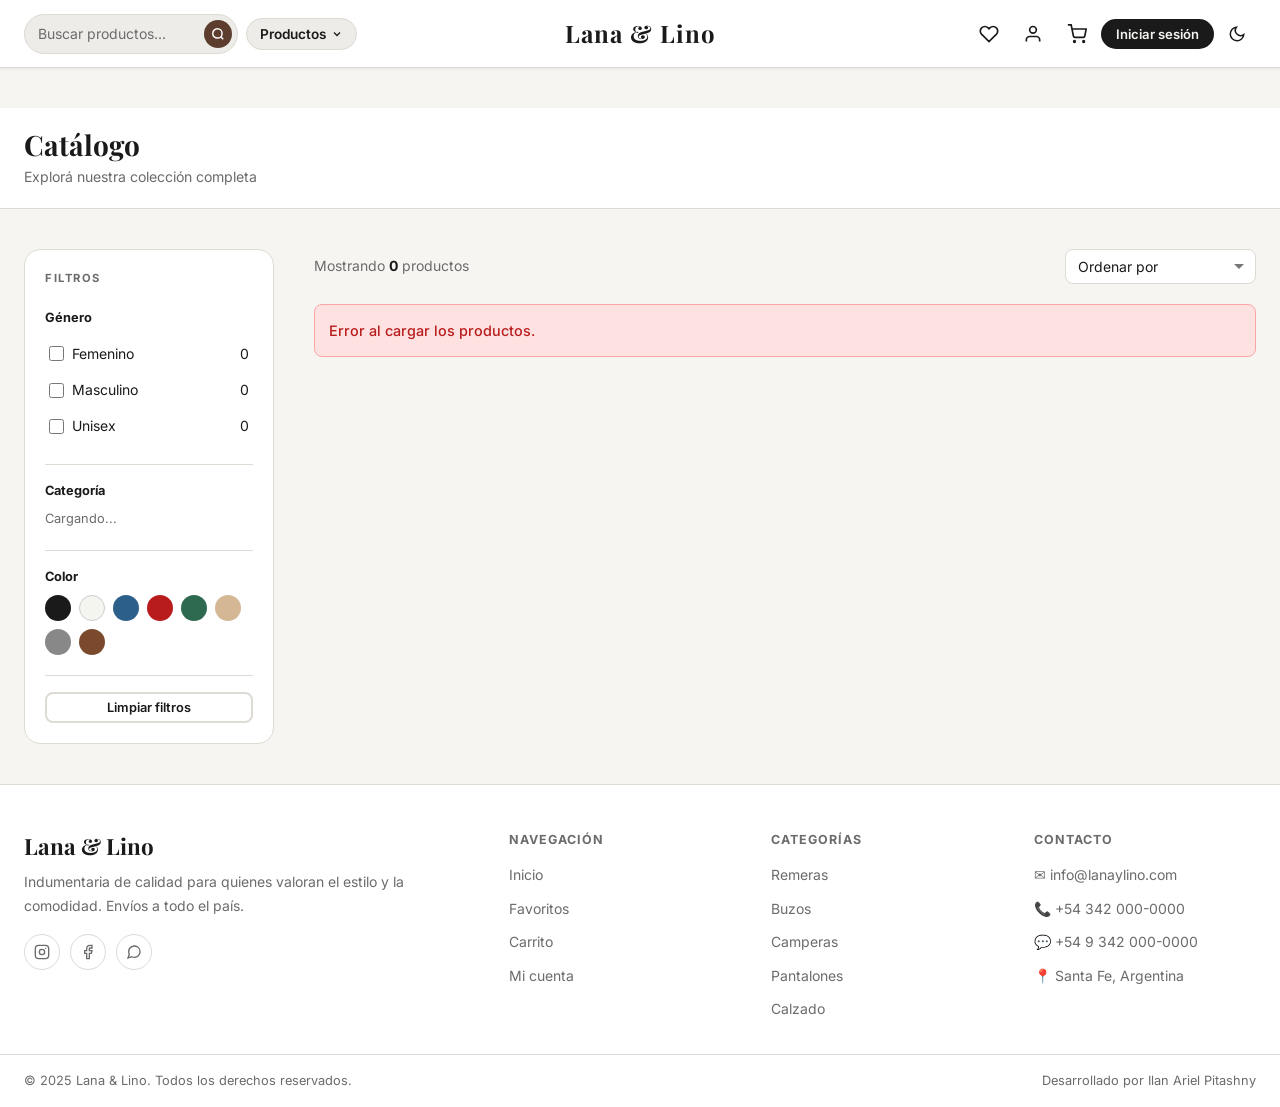
<file: frontend/index.html>
<!--Codigo por I L A N-->
    <!--Lana & Lino - Catálogo-->
<!DOCTYPE html>
<html lang="es">
<head>
  <meta charset="UTF-8">
  <meta name="viewport" content="width=device-width, initial-scale=1.0">
  <title>Lana & Lino — Catálogo</title>
  <link rel="preconnect" href="https://fonts.googleapis.com">
  <link rel="preconnect" href="https://fonts.gstatic.com" crossorigin>
  <link href="https://fonts.googleapis.com/css2?family=Inter:wght@400;500;600;700&family=Playfair+Display:wght@700&display=swap" rel="stylesheet">
  <link rel="stylesheet" href="css/base.css">
  <link rel="stylesheet" href="css/header.css">
  <link rel="stylesheet" href="css/footer.css">
  <link rel="stylesheet" href="css/productos.css">
</head>
<body>
<div class="page-wrapper">

  <!--Header-->
  <header class="header">
    <div class="header-inner">

      <button class="nav-toggle" id="nav-toggle" type="button" aria-label="Abrir menú" aria-expanded="false">
        <svg width="22" height="22" viewBox="0 0 24 24" fill="none" stroke="currentColor" stroke-width="2">
          <line x1="3" y1="6" x2="21" y2="6"></line>
          <line x1="3" y1="12" x2="21" y2="12"></line>
          <line x1="3" y1="18" x2="21" y2="18"></line>
        </svg>
      </button>

      <div class="header-izq">
        <div class="buscador">
          <input type="text" placeholder="Buscar productos...">
          <button type="button" aria-label="Buscar">
            <svg width="14" height="14" viewBox="0 0 24 24" fill="none" stroke="currentColor" stroke-width="2.5">
              <circle cx="11" cy="11" r="8"></circle>
              <line x1="21" y1="21" x2="16.65" y2="16.65"></line>
            </svg>
          </button>
        </div>
        <div class="dropdown">
          <button class="dropdown-btn" type="button">
            Productos
            <svg width="12" height="12" viewBox="0 0 24 24" fill="none" stroke="currentColor" stroke-width="2.5">
              <polyline points="6 9 12 15 18 9"></polyline>
            </svg>
          </button>
          <div class="dropdown-menu" id="dropdown-menu"></div>
        </div>
      </div>

      <div class="header-logo">
        <a href="index.html">Lana &amp; Lino</a>
      </div>

      <div class="header-der">
        <a href="favoritos.html" class="btn-icono" title="Favoritos">
          <svg width="20" height="20" viewBox="0 0 24 24" fill="none" stroke="currentColor" stroke-width="2">
            <path d="M20.84 4.61a5.5 5.5 0 0 0-7.78 0L12 5.67l-1.06-1.06a5.5 5.5 0 0 0-7.78 7.78l1.06 1.06L12 21.23l7.78-7.78 1.06-1.06a5.5 5.5 0 0 0 0-7.78z"></path>
          </svg>
        </a>
        <a href="perfil.html" class="btn-icono" title="Mi cuenta">
          <svg width="20" height="20" viewBox="0 0 24 24" fill="none" stroke="currentColor" stroke-width="2">
            <path d="M20 21v-2a4 4 0 0 0-4-4H8a4 4 0 0 0-4 4v2"></path>
            <circle cx="12" cy="7" r="4"></circle>
          </svg>
        </a>
        <a href="carrito.html" class="btn-icono" title="Carrito">
          <svg width="20" height="20" viewBox="0 0 24 24" fill="none" stroke="currentColor" stroke-width="2">
            <circle cx="9" cy="21" r="1"></circle>
            <circle cx="20" cy="21" r="1"></circle>
            <path d="M1 1h4l2.68 13.39a2 2 0 0 0 2 1.61h9.72a2 2 0 0 0 2-1.61L23 6H6"></path>
          </svg>
          <span class="badge badge-carrito" style="display:none">0</span>
        </a>
        <button class="btn-admin" id="btn-admin" type="button">Gestionar</button>
        <button class="btn-sesion" id="btn-sesion" type="button">Iniciar sesión</button>
        <button class="toggle-oscuro" id="btn-oscuro" type="button" title="Cambiar tema">
          <svg width="18" height="18" viewBox="0 0 24 24" fill="none" stroke="currentColor" stroke-width="2">
            <path d="M21 12.79A9 9 0 1 1 11.21 3 7 7 0 0 0 21 12.79z"></path>
          </svg>
        </button>
      </div>

    </div>
  </header>

  <!--Main-->
  <main>
    <div class="cabecera-pagina">
      <div class="cabecera-pagina-inner">
        <h1>Catálogo</h1>
        <p>Explorá nuestra colección completa</p>
      </div>
    </div>

    <div class="layout-catalogo">

      <!--Sidebar filtros-->
      <aside class="sidebar-filtros">
        <p class="filtros-titulo">Filtros</p>

        <div class="filtro-grupo">
          <span class="filtro-grupo-label">Género</span>
          <div class="filtro-opciones">
            <label class="filtro-opcion">
              <input type="checkbox" name="genero" value="femenino">
              <span>Femenino</span>
              <span class="filtro-conteo">0</span>
            </label>
            <label class="filtro-opcion">
              <input type="checkbox" name="genero" value="masculino">
              <span>Masculino</span>
              <span class="filtro-conteo">0</span>
            </label>
            <label class="filtro-opcion">
              <input type="checkbox" name="genero" value="unisex">
              <span>Unisex</span>
              <span class="filtro-conteo">0</span>
            </label>
          </div>
        </div>

        <hr class="divisor">

        <div class="filtro-grupo">
          <span class="filtro-grupo-label">Categoría</span>
          <div class="filtro-opciones" data-filtro="categoria">
            <p style="font-size:0.8rem;color:var(--texto-muted)">Cargando...</p>
          </div>
        </div>

        <hr class="divisor">

        <div class="filtro-grupo">
          <span class="filtro-grupo-label">Color</span>
          <div class="opciones-color">
            <div class="swatch-wrapper">
              <input type="checkbox" name="color" value="negro" id="col-negro">
              <label for="col-negro" class="swatch swatch-negro" title="Negro"></label>
            </div>
            <div class="swatch-wrapper">
              <input type="checkbox" name="color" value="blanco" id="col-blanco">
              <label for="col-blanco" class="swatch swatch-blanco" title="Blanco"></label>
            </div>
            <div class="swatch-wrapper">
              <input type="checkbox" name="color" value="azul" id="col-azul">
              <label for="col-azul" class="swatch swatch-azul" title="Azul"></label>
            </div>
            <div class="swatch-wrapper">
              <input type="checkbox" name="color" value="rojo" id="col-rojo">
              <label for="col-rojo" class="swatch swatch-rojo" title="Rojo"></label>
            </div>
            <div class="swatch-wrapper">
              <input type="checkbox" name="color" value="verde" id="col-verde">
              <label for="col-verde" class="swatch swatch-verde" title="Verde"></label>
            </div>
            <div class="swatch-wrapper">
              <input type="checkbox" name="color" value="beige" id="col-beige">
              <label for="col-beige" class="swatch swatch-beige" title="Beige"></label>
            </div>
            <div class="swatch-wrapper">
              <input type="checkbox" name="color" value="gris" id="col-gris">
              <label for="col-gris" class="swatch swatch-gris" title="Gris"></label>
            </div>
            <div class="swatch-wrapper">
              <input type="checkbox" name="color" value="marron" id="col-marron">
              <label for="col-marron" class="swatch swatch-marron" title="Marrón"></label>
            </div>
          </div>
        </div>

        <hr class="divisor">

        <button class="btn btn-ghost btn-full btn-sm" id="btn-limpiar-filtros" type="button">
          Limpiar filtros
        </button>
      </aside>

      <!--Grilla productos-->
      <section>
        <div class="toolbar">
          <p class="toolbar-conteo">Mostrando <strong>0</strong> productos</p>
          <select class="ordenar-select" aria-label="Ordenar por">
            <option value="">Ordenar por</option>
            <option value="precio-asc">Precio: menor a mayor</option>
            <option value="precio-desc">Precio: mayor a menor</option>
          </select>
        </div>
        <div class="grilla-productos">
          <p style="grid-column:1/-1;text-align:center;padding:40px;color:var(--texto-muted)">Cargando productos...</p>
        </div>
      </section>

    </div>
  </main>

  <!--Footer-->
  <footer class="footer">
    <div class="footer-grilla">
      <div class="footer-marca">
        <h3>Lana &amp; Lino</h3>
        <p>Indumentaria de calidad para quienes valoran el estilo y la comodidad. Envíos a todo el país.</p>
        <div class="footer-redes">
          <a href="#" title="Instagram">
            <svg width="16" height="16" viewBox="0 0 24 24" fill="none" stroke="currentColor" stroke-width="2">
              <rect x="2" y="2" width="20" height="20" rx="5" ry="5"></rect>
              <circle cx="12" cy="12" r="4"></circle>
              <circle cx="17.5" cy="6.5" r="1" fill="currentColor" stroke="none"></circle>
            </svg>
          </a>
          <a href="#" title="Facebook">
            <svg width="16" height="16" viewBox="0 0 24 24" fill="none" stroke="currentColor" stroke-width="2">
              <path d="M18 2h-3a5 5 0 0 0-5 5v3H7v4h3v8h4v-8h3l1-4h-4V7a1 1 0 0 1 1-1h3z"></path>
            </svg>
          </a>
          <a href="#" title="WhatsApp">
            <svg width="16" height="16" viewBox="0 0 24 24" fill="none" stroke="currentColor" stroke-width="2">
              <path d="M21 11.5a8.38 8.38 0 0 1-.9 3.8 8.5 8.5 0 0 1-7.6 4.7 8.38 8.38 0 0 1-3.8-.9L3 21l1.9-5.7a8.38 8.38 0 0 1-.9-3.8 8.5 8.5 0 0 1 4.7-7.6 8.38 8.38 0 0 1 3.8-.9h.5a8.48 8.48 0 0 1 8 8v.5z"></path>
            </svg>
          </a>
        </div>
      </div>
      <div class="footer-col">
        <h4>Navegación</h4>
        <ul>
          <li><a href="index.html">Inicio</a></li>
          <li><a href="favoritos.html">Favoritos</a></li>
          <li><a href="carrito.html">Carrito</a></li>
          <li><a href="perfil.html">Mi cuenta</a></li>
        </ul>
      </div>
      <div class="footer-col">
        <h4>Categorías</h4>
        <ul id="footer-categorias">
          <li><a href="index.html?categoria=1">Remeras</a></li>
          <li><a href="index.html?categoria=2">Buzos</a></li>
          <li><a href="index.html?categoria=3">Camperas</a></li>
          <li><a href="index.html?categoria=4">Pantalones</a></li>
          <li><a href="index.html?categoria=5">Calzado</a></li>
        </ul>
      </div>
      <div class="footer-col">
        <h4>Contacto</h4>
        <ul>
          <li><span>✉ info@lanaylino.com</span></li>
          <li><span>📞 +54 342 000-0000</span></li>
          <li><span>💬 +54 9 342 000-0000</span></li>
          <li><span>📍 Santa Fe, Argentina</span></li>
        </ul>
      </div>
    </div>
    <div class="footer-pie">
      <p>© 2025 Lana &amp; Lino. Todos los derechos reservados.</p>
      <p>Desarrollado por Ilan Ariel Pitashny</p>
    </div>
  </footer>

</div>

<script src="js/api.js"></script>
<script src="js/header.js"></script>
<script src="js/productos.js"></script>
</body>
</html>
</file>
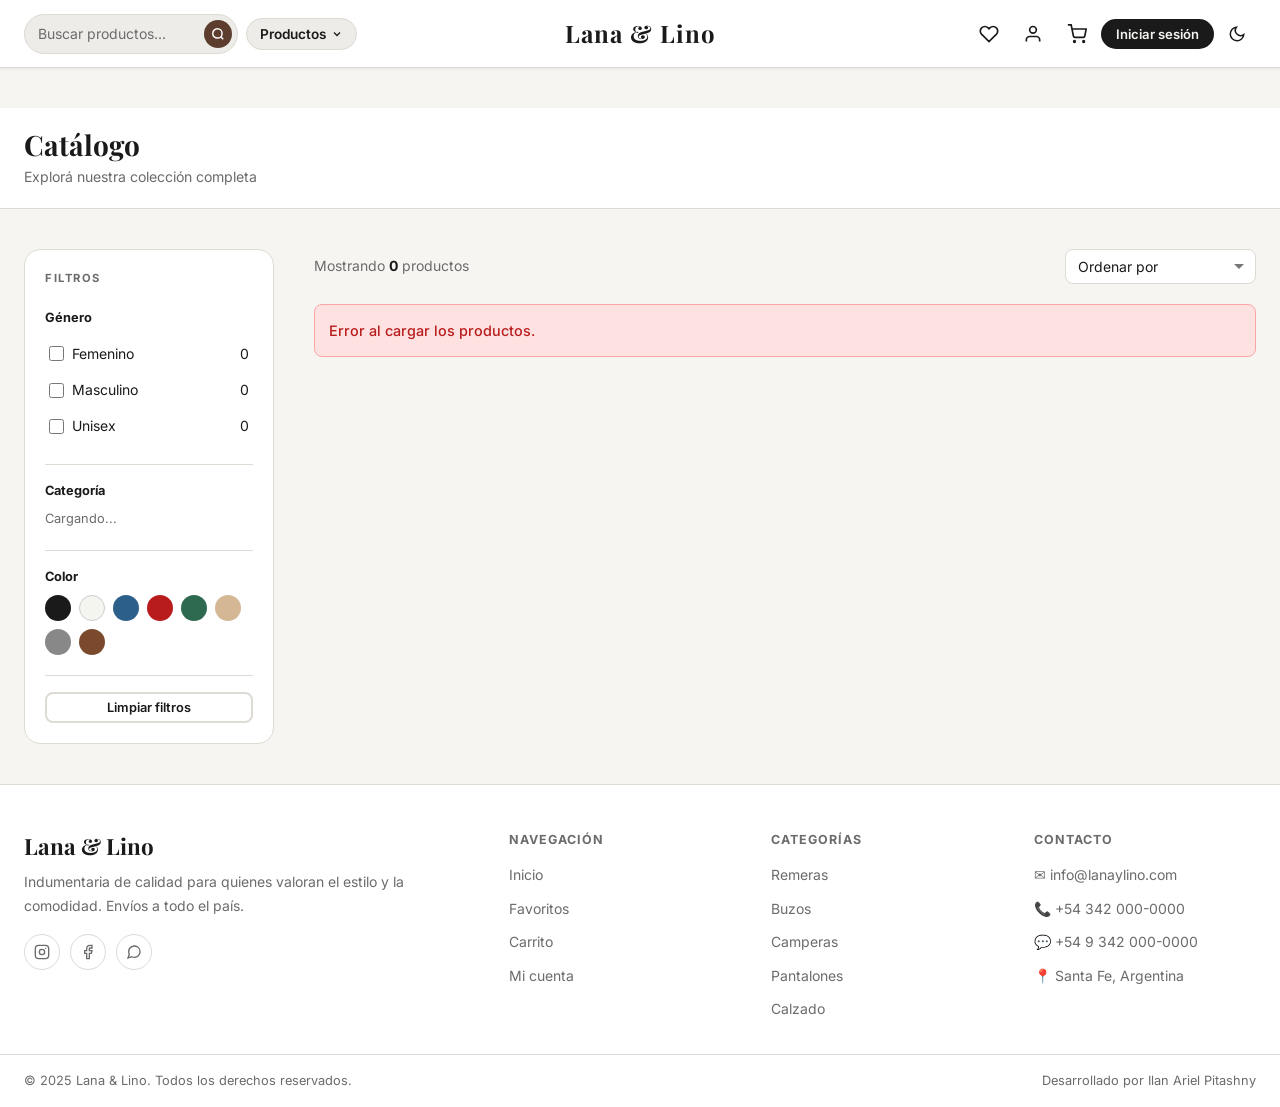
<file: frontend/admin.html>
<!--Codigo por I L A N-->
    <!--Lana & Lino - Admin-->
<!DOCTYPE html>
<html lang="es">
<head>
  <meta charset="UTF-8">
  <meta name="viewport" content="width=device-width, initial-scale=1.0">
  <title>Gestionar productos — Lana & Lino</title>
  <link rel="preconnect" href="https://fonts.googleapis.com">
  <link rel="preconnect" href="https://fonts.gstatic.com" crossorigin>
  <link href="https://fonts.googleapis.com/css2?family=Inter:wght@400;500;600;700&family=Playfair+Display:wght@700&display=swap" rel="stylesheet">
  <link rel="stylesheet" href="css/base.css">
  <link rel="stylesheet" href="css/header.css">
  <link rel="stylesheet" href="css/footer.css">
  <link rel="stylesheet" href="css/forms.css">
</head>
<body>
<div class="page-wrapper">

  <header class="header">
    <div class="header-inner">
      <button class="nav-toggle" id="nav-toggle" type="button" aria-expanded="false"><svg width="22" height="22" viewBox="0 0 24 24" fill="none" stroke="currentColor" stroke-width="2"><line x1="3" y1="6" x2="21" y2="6"></line><line x1="3" y1="12" x2="21" y2="12"></line><line x1="3" y1="18" x2="21" y2="18"></line></svg></button>
      <div class="header-izq"><div class="buscador"><input type="text" placeholder="Buscar..."><button type="button"><svg width="14" height="14" viewBox="0 0 24 24" fill="none" stroke="currentColor" stroke-width="2.5"><circle cx="11" cy="11" r="8"></circle><line x1="21" y1="21" x2="16.65" y2="16.65"></line></svg></button></div></div>
      <div class="header-logo"><a href="index.html">Lana &amp; Lino</a></div>
      <div class="header-der">
        <a href="carrito.html" class="btn-icono"><svg width="20" height="20" viewBox="0 0 24 24" fill="none" stroke="currentColor" stroke-width="2"><circle cx="9" cy="21" r="1"></circle><circle cx="20" cy="21" r="1"></circle><path d="M1 1h4l2.68 13.39a2 2 0 0 0 2 1.61h9.72a2 2 0 0 0 2-1.61L23 6H6"></path></svg></a>
        <button class="btn-admin visible" id="btn-admin" type="button">Gestionar</button>
        <button class="btn-sesion" id="btn-sesion" type="button">Iniciar sesión</button>
        <button class="toggle-oscuro" id="btn-oscuro" type="button"><svg width="18" height="18" viewBox="0 0 24 24" fill="none" stroke="currentColor" stroke-width="2"><path d="M21 12.79A9 9 0 1 1 11.21 3 7 7 0 0 0 21 12.79z"></path></svg></button>
      </div>
    </div>
  </header>

  <main>
    <div class="cabecera-pagina">
      <div class="cabecera-pagina-inner">
        <h1>Gestionar productos</h1>
        <p>Cargá y editá los productos del catálogo</p>
      </div>
    </div>
    <div class="admin-contenedor contenedor">

      <!--Form nuevo producto-->
      <div class="admin-form-caja">
        <h3>Cargar producto</h3>
        <form id="form-admin" novalidate>
          <div class="form-grupo">
            <label class="form-label" for="admin-nombre">Nombre</label>
            <input class="form-input" type="text" id="admin-nombre" required>
          </div>
          <div class="form-grupo">
            <label class="form-label" for="admin-descripcion">Descripción</label>
            <textarea class="form-textarea" id="admin-descripcion" required></textarea>
          </div>
          <div class="form-grupo">
            <label class="form-label" for="admin-precio">Precio</label>
            <input class="form-input" type="number" id="admin-precio" min="0" required>
          </div>
          <div class="form-grupo">
            <label class="form-label" for="admin-genero">Género</label>
            <select class="form-select" id="admin-genero" required>
              <option value="">Seleccioná</option>
              <option value="Femenino">Femenino</option>
              <option value="Masculino">Masculino</option>
              <option value="Unisex">Unisex</option>
            </select>
          </div>
          <div class="form-grupo">
            <label class="form-label" for="admin-categoria">Categoría</label>
            <select class="form-select" id="admin-categoria" required>
              <option value="">Cargando...</option>
            </select>
          </div>
          <div class="form-grupo">
            <label class="form-label" for="admin-imagen">URL de imagen</label>
            <input class="form-input" type="text" id="admin-imagen" placeholder="https://...">
          </div>
          <button class="btn btn-primario btn-full" type="submit">Guardar producto</button>
        </form>
      </div>

      <!--Tabla de productos-->
      <div class="admin-tabla-caja">
        <table class="admin-tabla">
          <thead>
            <tr>
              <th>Imagen</th>
              <th>Nombre</th>
              <th>Categoría</th>
              <th>Precio</th>
              <th>Género</th>
              <th>Acción</th>
            </tr>
          </thead>
          <tbody id="admin-tabla-body">
            <tr><td colspan="6" style="text-align:center;color:var(--texto-muted);padding:24px">Cargando...</td></tr>
          </tbody>
        </table>
      </div>

    </div>
  </main>

  <footer class="footer">
    <div class="footer-pie" style="max-width:var(--ancho-max);margin:0 auto;padding:16px 24px">
      <p>© 2025 Lana &amp; Lino.</p>
      <p>Desarrollado por Ilan Ariel Pitashny</p>
    </div>
  </footer>

</div>
<script src="js/api.js"></script>
<script src="js/header.js"></script>
<script src="js/app.js"></script>
</body>
</html>
</file>
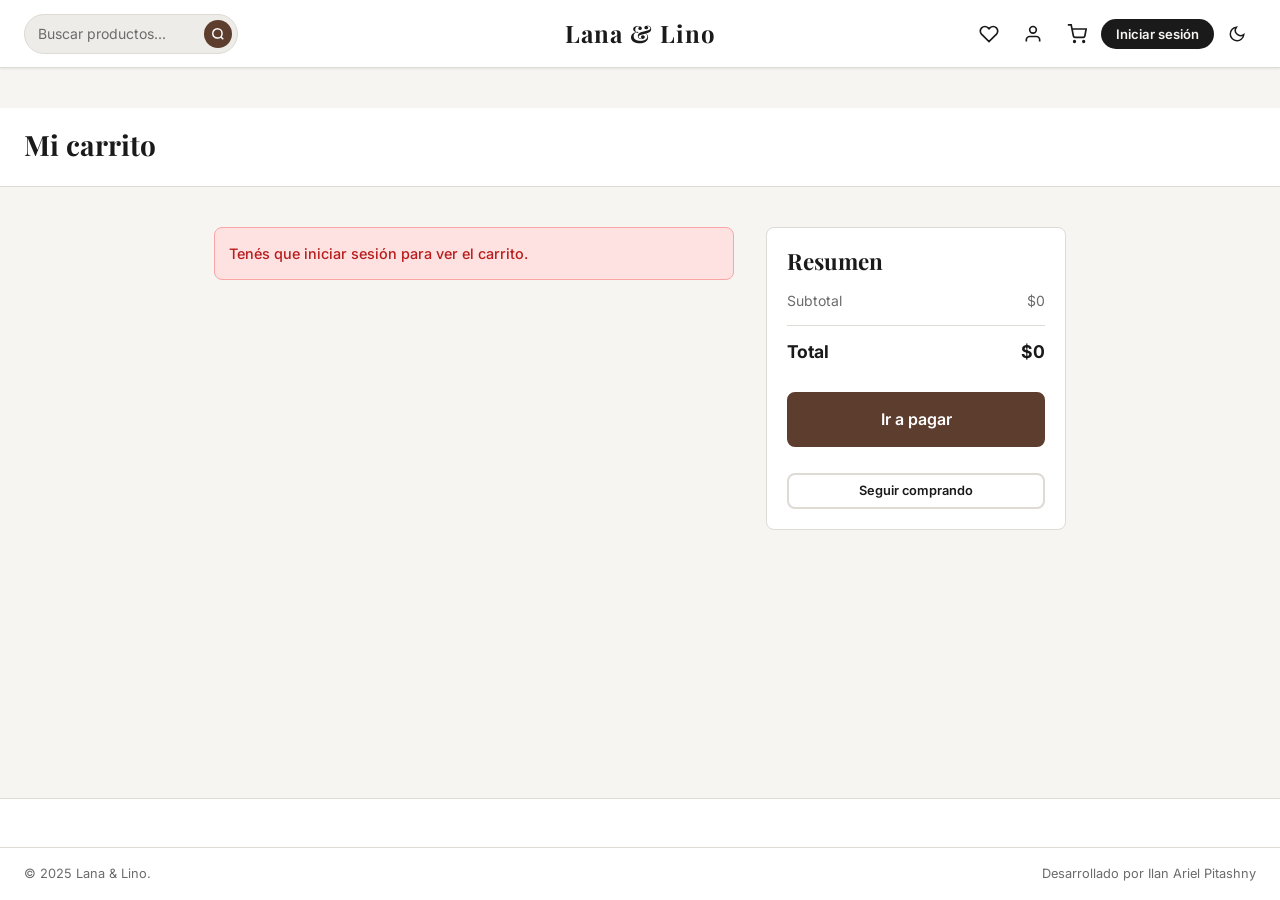
<file: frontend/carrito.html>
<!--Codigo por I L A N-->
    <!--Lana & Lino - Carrito-->
<!DOCTYPE html>
<html lang="es">
<head>
  <meta charset="UTF-8">
  <meta name="viewport" content="width=device-width, initial-scale=1.0">
  <title>Carrito — Lana & Lino</title>
  <link rel="preconnect" href="https://fonts.googleapis.com">
  <link rel="preconnect" href="https://fonts.gstatic.com" crossorigin>
  <link href="https://fonts.googleapis.com/css2?family=Inter:wght@400;500;600;700&family=Playfair+Display:wght@700&display=swap" rel="stylesheet">
  <link rel="stylesheet" href="css/base.css">
  <link rel="stylesheet" href="css/header.css">
  <link rel="stylesheet" href="css/footer.css">
  <link rel="stylesheet" href="css/forms.css">
</head>
<body>
<div class="page-wrapper">

  <header class="header">
    <div class="header-inner">
      <button class="nav-toggle" id="nav-toggle" type="button" aria-expanded="false">
        <svg width="22" height="22" viewBox="0 0 24 24" fill="none" stroke="currentColor" stroke-width="2"><line x1="3" y1="6" x2="21" y2="6"></line><line x1="3" y1="12" x2="21" y2="12"></line><line x1="3" y1="18" x2="21" y2="18"></line></svg>
      </button>
      <div class="header-izq">
        <div class="buscador">
          <input type="text" placeholder="Buscar productos..." onkeydown="if(event.key==='Enter') window.location.href='index.html'">
          <button type="button"><svg width="14" height="14" viewBox="0 0 24 24" fill="none" stroke="currentColor" stroke-width="2.5"><circle cx="11" cy="11" r="8"></circle><line x1="21" y1="21" x2="16.65" y2="16.65"></line></svg></button>
        </div>
      </div>
      <div class="header-logo"><a href="index.html">Lana &amp; Lino</a></div>
      <div class="header-der">
        <a href="favoritos.html" class="btn-icono" title="Favoritos"><svg width="20" height="20" viewBox="0 0 24 24" fill="none" stroke="currentColor" stroke-width="2"><path d="M20.84 4.61a5.5 5.5 0 0 0-7.78 0L12 5.67l-1.06-1.06a5.5 5.5 0 0 0-7.78 7.78l1.06 1.06L12 21.23l7.78-7.78 1.06-1.06a5.5 5.5 0 0 0 0-7.78z"></path></svg></a>
        <a href="perfil.html" class="btn-icono" title="Mi cuenta"><svg width="20" height="20" viewBox="0 0 24 24" fill="none" stroke="currentColor" stroke-width="2"><path d="M20 21v-2a4 4 0 0 0-4-4H8a4 4 0 0 0-4 4v2"></path><circle cx="12" cy="7" r="4"></circle></svg></a>
        <a href="carrito.html" class="btn-icono" title="Carrito"><svg width="20" height="20" viewBox="0 0 24 24" fill="none" stroke="currentColor" stroke-width="2"><circle cx="9" cy="21" r="1"></circle><circle cx="20" cy="21" r="1"></circle><path d="M1 1h4l2.68 13.39a2 2 0 0 0 2 1.61h9.72a2 2 0 0 0 2-1.61L23 6H6"></path></svg><span class="badge badge-carrito" style="display:none">0</span></a>
        <button class="btn-admin" id="btn-admin" type="button">Gestionar</button>
        <button class="btn-sesion" id="btn-sesion" type="button">Iniciar sesión</button>
        <button class="toggle-oscuro" id="btn-oscuro" type="button"><svg width="18" height="18" viewBox="0 0 24 24" fill="none" stroke="currentColor" stroke-width="2"><path d="M21 12.79A9 9 0 1 1 11.21 3 7 7 0 0 0 21 12.79z"></path></svg></button>
      </div>
    </div>
  </header>

  <main>
    <div class="cabecera-pagina">
      <div class="cabecera-pagina-inner">
        <h1>Mi carrito</h1>
      </div>
    </div>
    <div class="layout-carrito contenedor">
      <div id="carrito-lista">
        <p style="color:var(--texto-muted)">Cargando...</p>
      </div>
      <aside class="carrito-resumen">
        <h3>Resumen</h3>
        <div class="resumen-linea"><span>Subtotal</span><span id="carrito-total">$0</span></div>
        <div class="resumen-total"><span>Total</span><span id="carrito-total-2">$0</span></div>
        <br>
        <a href="pago.html" class="btn btn-primario btn-full btn-lg">Ir a pagar</a>
        <br><br>
        <a href="index.html" class="btn btn-ghost btn-full btn-sm">Seguir comprando</a>
      </aside>
    </div>
  </main>

  <footer class="footer">
    <div class="footer-pie" style="max-width:var(--ancho-max);margin:0 auto;padding:16px 24px">
      <p>© 2025 Lana &amp; Lino.</p>
      <p>Desarrollado por Ilan Ariel Pitashny</p>
    </div>
  </footer>

</div>
<script src="js/api.js"></script>
<script src="js/header.js"></script>
<script src="js/app.js"></script>
<script>
  document.addEventListener("DOMContentLoaded", () => {
    const total2 = document.getElementById("carrito-total-2");
    const obs = new MutationObserver(() => {
      if (total2) total2.textContent = document.getElementById("carrito-total")?.textContent || "$0";
    });
    const totalEl = document.getElementById("carrito-total");
    if (totalEl) obs.observe(totalEl, { childList: true, characterData: true, subtree: true });
  });
</script>
</body>
</html>
</file>
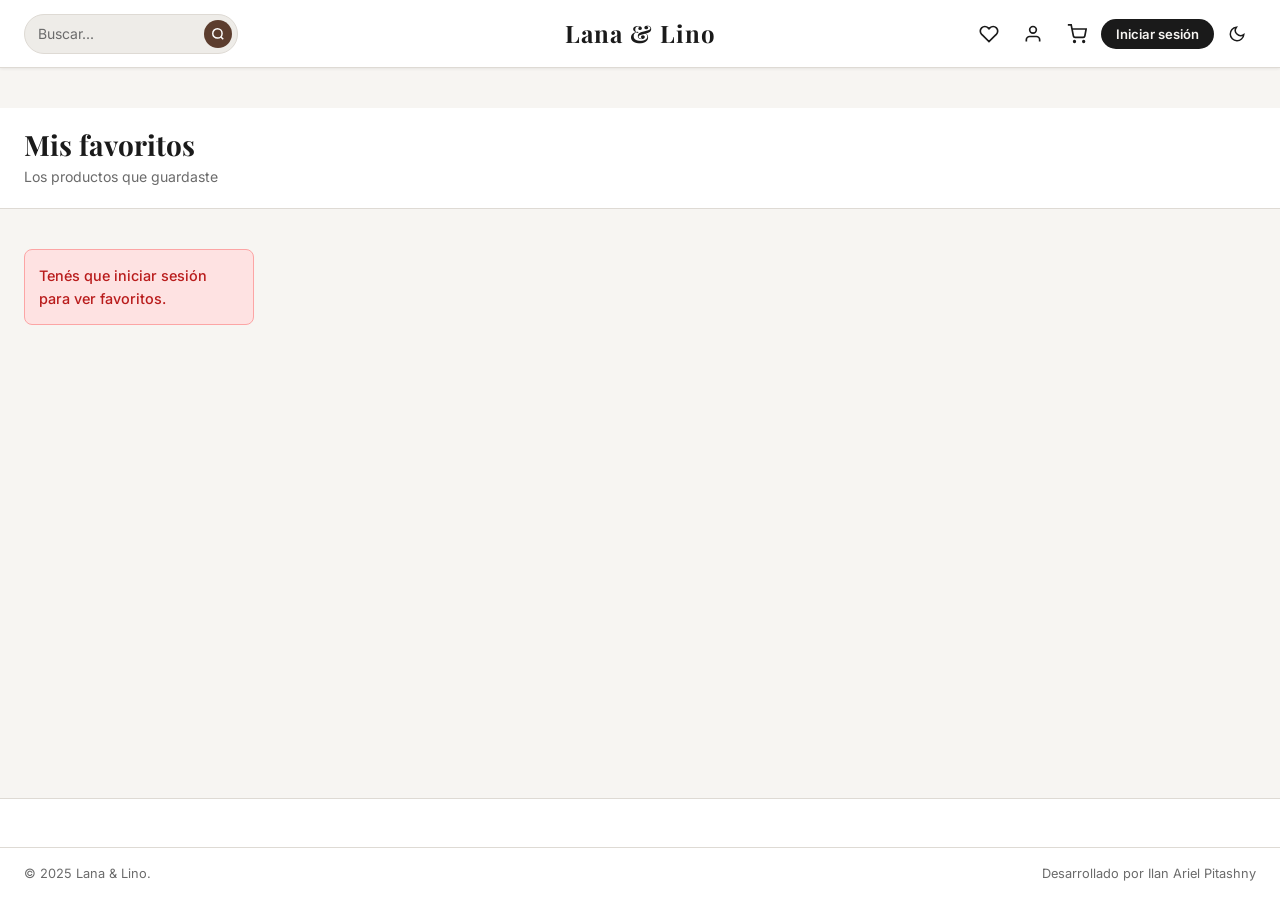
<file: frontend/favoritos.html>
<!--Codigo por I L A N-->
    <!--Lana & Lino - Favoritos-->
<!DOCTYPE html>
<html lang="es">
<head>
  <meta charset="UTF-8">
  <meta name="viewport" content="width=device-width, initial-scale=1.0">
  <title>Favoritos — Lana & Lino</title>
  <link rel="preconnect" href="https://fonts.googleapis.com">
  <link rel="preconnect" href="https://fonts.gstatic.com" crossorigin>
  <link href="https://fonts.googleapis.com/css2?family=Inter:wght@400;500;600;700&family=Playfair+Display:wght@700&display=swap" rel="stylesheet">
  <link rel="stylesheet" href="css/base.css">
  <link rel="stylesheet" href="css/header.css">
  <link rel="stylesheet" href="css/footer.css">
  <link rel="stylesheet" href="css/productos.css">
  <link rel="stylesheet" href="css/forms.css">
</head>
<body>
<div class="page-wrapper">

  <header class="header">
    <div class="header-inner">
      <button class="nav-toggle" id="nav-toggle" type="button" aria-expanded="false"><svg width="22" height="22" viewBox="0 0 24 24" fill="none" stroke="currentColor" stroke-width="2"><line x1="3" y1="6" x2="21" y2="6"></line><line x1="3" y1="12" x2="21" y2="12"></line><line x1="3" y1="18" x2="21" y2="18"></line></svg></button>
      <div class="header-izq"><div class="buscador"><input type="text" placeholder="Buscar..."><button type="button"><svg width="14" height="14" viewBox="0 0 24 24" fill="none" stroke="currentColor" stroke-width="2.5"><circle cx="11" cy="11" r="8"></circle><line x1="21" y1="21" x2="16.65" y2="16.65"></line></svg></button></div></div>
      <div class="header-logo"><a href="index.html">Lana &amp; Lino</a></div>
      <div class="header-der">
        <a href="favoritos.html" class="btn-icono"><svg width="20" height="20" viewBox="0 0 24 24" fill="none" stroke="currentColor" stroke-width="2"><path d="M20.84 4.61a5.5 5.5 0 0 0-7.78 0L12 5.67l-1.06-1.06a5.5 5.5 0 0 0-7.78 7.78l1.06 1.06L12 21.23l7.78-7.78 1.06-1.06a5.5 5.5 0 0 0 0-7.78z"></path></svg></a>
        <a href="perfil.html" class="btn-icono"><svg width="20" height="20" viewBox="0 0 24 24" fill="none" stroke="currentColor" stroke-width="2"><path d="M20 21v-2a4 4 0 0 0-4-4H8a4 4 0 0 0-4 4v2"></path><circle cx="12" cy="7" r="4"></circle></svg></a>
        <a href="carrito.html" class="btn-icono"><svg width="20" height="20" viewBox="0 0 24 24" fill="none" stroke="currentColor" stroke-width="2"><circle cx="9" cy="21" r="1"></circle><circle cx="20" cy="21" r="1"></circle><path d="M1 1h4l2.68 13.39a2 2 0 0 0 2 1.61h9.72a2 2 0 0 0 2-1.61L23 6H6"></path></svg><span class="badge badge-carrito" style="display:none">0</span></a>
        <button class="btn-admin" id="btn-admin" type="button">Gestionar</button>
        <button class="btn-sesion" id="btn-sesion" type="button">Iniciar sesión</button>
        <button class="toggle-oscuro" id="btn-oscuro" type="button"><svg width="18" height="18" viewBox="0 0 24 24" fill="none" stroke="currentColor" stroke-width="2"><path d="M21 12.79A9 9 0 1 1 11.21 3 7 7 0 0 0 21 12.79z"></path></svg></button>
      </div>
    </div>
  </header>

  <main>
    <div class="cabecera-pagina">
      <div class="cabecera-pagina-inner">
        <h1>Mis favoritos</h1>
        <p>Los productos que guardaste</p>
      </div>
    </div>
    <div id="favoritos-grilla" class="grilla-favoritos">
      <p style="color:var(--texto-muted)">Cargando...</p>
    </div>
  </main>

  <footer class="footer">
    <div class="footer-pie" style="max-width:var(--ancho-max);margin:0 auto;padding:16px 24px">
      <p>© 2025 Lana &amp; Lino.</p>
      <p>Desarrollado por Ilan Ariel Pitashny</p>
    </div>
  </footer>

</div>
<script src="js/api.js"></script>
<script src="js/header.js"></script>
<script src="js/app.js"></script>
</body>
</html>
</file>
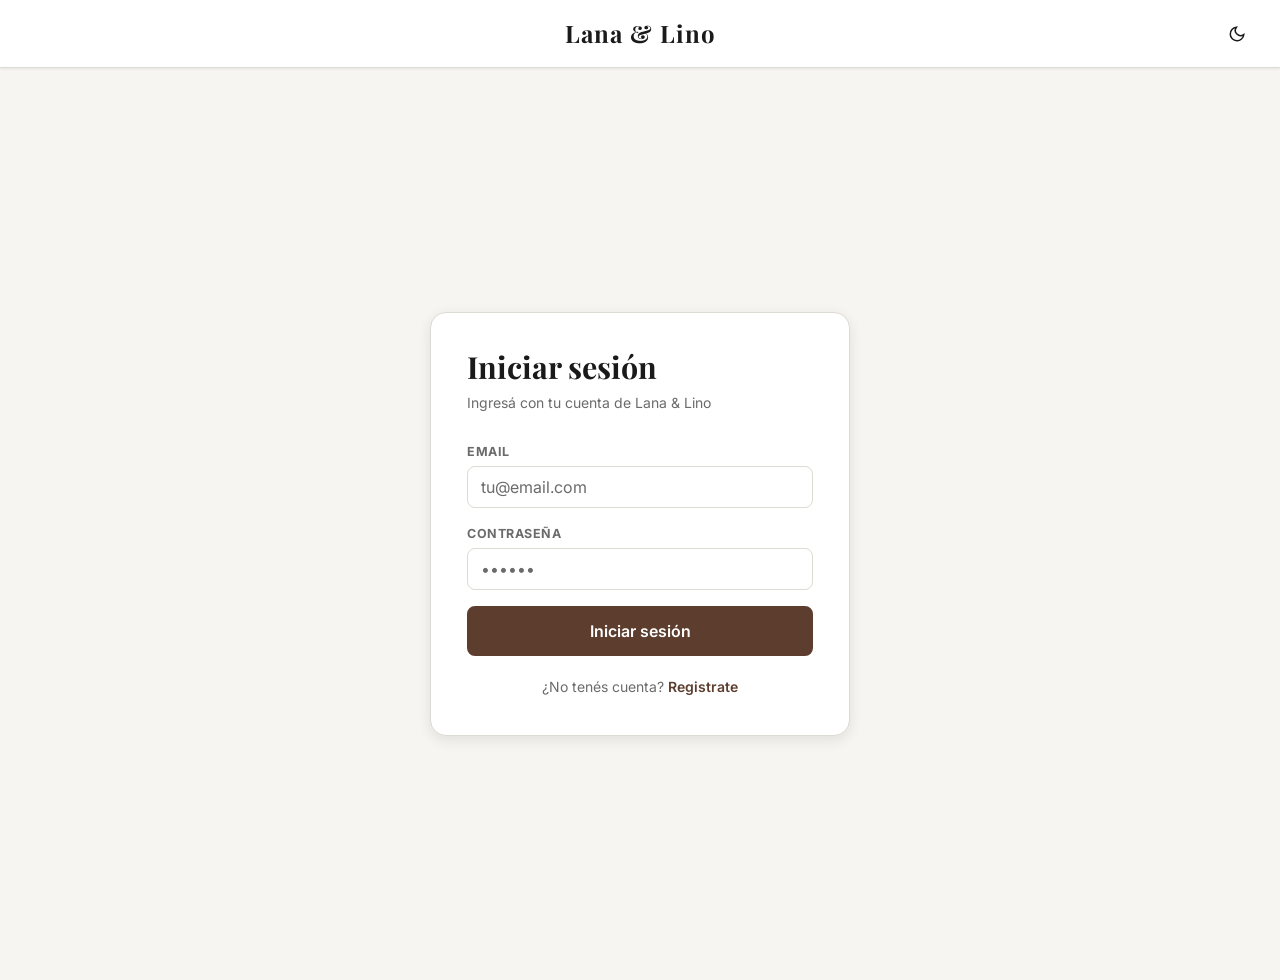
<file: frontend/login.html>
<!--Codigo por I L A N-->
    <!--Lana & Lino - Login-->
<!DOCTYPE html>
<html lang="es">
<head>
  <meta charset="UTF-8">
  <meta name="viewport" content="width=device-width, initial-scale=1.0">
  <title>Iniciar sesión — Lana & Lino</title>
  <link rel="preconnect" href="https://fonts.googleapis.com">
  <link rel="preconnect" href="https://fonts.gstatic.com" crossorigin>
  <link href="https://fonts.googleapis.com/css2?family=Inter:wght@400;500;600;700&family=Playfair+Display:wght@700&display=swap" rel="stylesheet">
  <link rel="stylesheet" href="css/base.css">
  <link rel="stylesheet" href="css/header.css">
  <link rel="stylesheet" href="css/footer.css">
  <link rel="stylesheet" href="css/forms.css">
</head>
<body>
<div class="page-wrapper">

  <header class="header">
    <div class="header-inner">
      <div></div>
      <div class="header-logo"><a href="index.html">Lana &amp; Lino</a></div>
      <div class="header-der">
        <button class="toggle-oscuro" id="btn-oscuro" type="button" title="Cambiar tema">
          <svg width="18" height="18" viewBox="0 0 24 24" fill="none" stroke="currentColor" stroke-width="2"><path d="M21 12.79A9 9 0 1 1 11.21 3 7 7 0 0 0 21 12.79z"></path></svg>
        </button>
      </div>
    </div>
  </header>

  <main>
    <div class="auth-contenedor">
      <div class="auth-caja">
        <h2>Iniciar sesión</h2>
        <p class="auth-subtitulo">Ingresá con tu cuenta de Lana & Lino</p>

        <form class="auth-form" id="form-login" novalidate>
          <div class="form-grupo">
            <label class="form-label" for="login-email">Email</label>
            <input class="form-input" type="email" id="login-email" placeholder="tu@email.com" required>
          </div>
          <div class="form-grupo">
            <label class="form-label" for="login-password">Contraseña</label>
            <input class="form-input" type="password" id="login-password" placeholder="••••••" required>
          </div>
          <button class="btn btn-primario btn-full btn-lg" type="submit">Iniciar sesión</button>
        </form>

        <p class="auth-footer">¿No tenés cuenta? <a href="registro.html">Registrate</a></p>
      </div>
    </div>
  </main>

</div>
<script src="js/api.js"></script>
<script src="js/header.js"></script>
<script src="js/auth.js"></script>
</body>
</html>
</file>
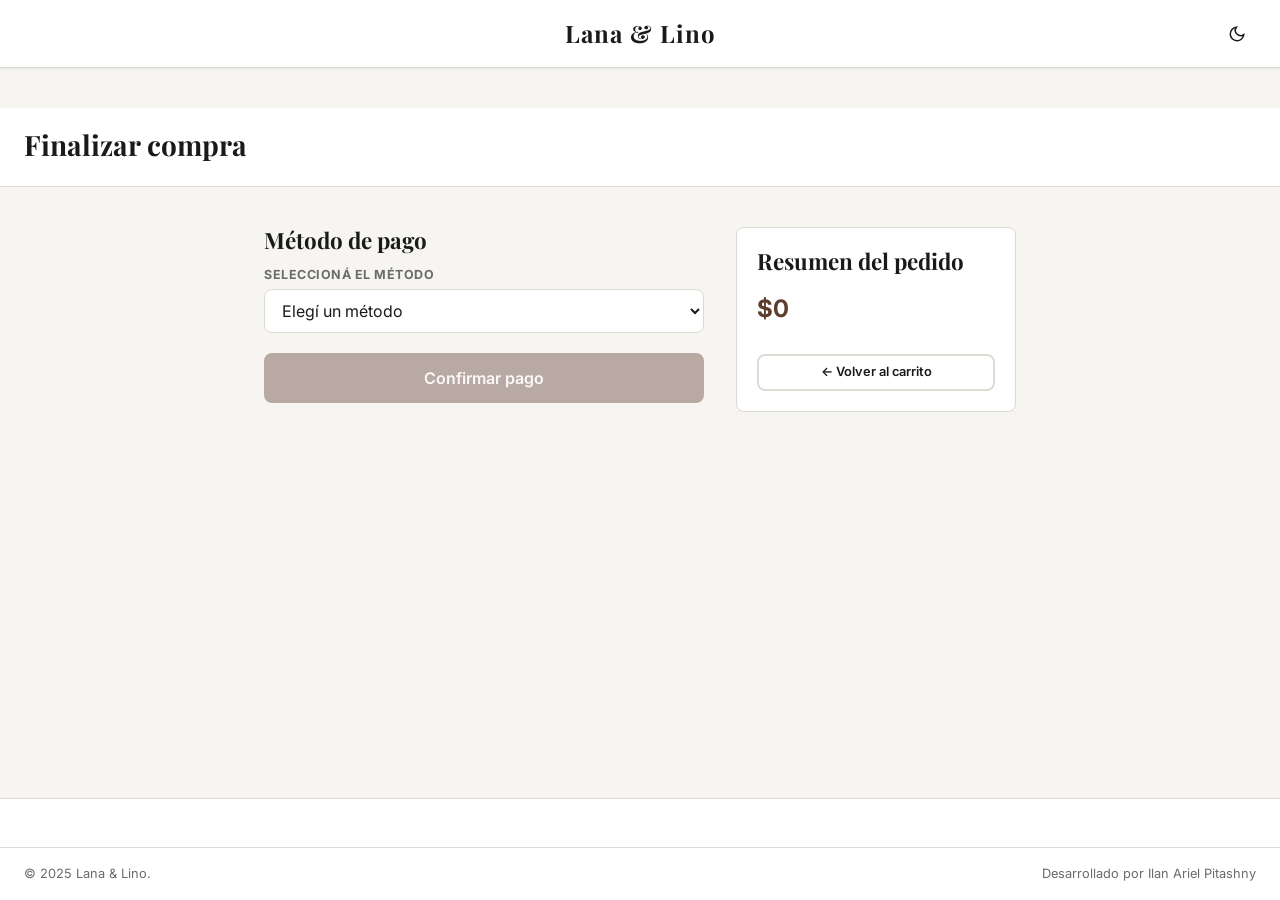
<file: frontend/pago.html>
<!--Codigo por I L A N-->
    <!--Lana & Lino - Pago-->
<!DOCTYPE html>
<html lang="es">
<head>
  <meta charset="UTF-8">
  <meta name="viewport" content="width=device-width, initial-scale=1.0">
  <title>Pago — Lana & Lino</title>
  <link rel="preconnect" href="https://fonts.googleapis.com">
  <link rel="preconnect" href="https://fonts.gstatic.com" crossorigin>
  <link href="https://fonts.googleapis.com/css2?family=Inter:wght@400;500;600;700&family=Playfair+Display:wght@700&display=swap" rel="stylesheet">
  <link rel="stylesheet" href="css/base.css">
  <link rel="stylesheet" href="css/header.css">
  <link rel="stylesheet" href="css/footer.css">
  <link rel="stylesheet" href="css/forms.css">
</head>
<body>
<div class="page-wrapper">

  <header class="header">
    <div class="header-inner">
      <div></div>
      <div class="header-logo"><a href="index.html">Lana &amp; Lino</a></div>
      <div class="header-der">
        <button class="toggle-oscuro" id="btn-oscuro" type="button"><svg width="18" height="18" viewBox="0 0 24 24" fill="none" stroke="currentColor" stroke-width="2"><path d="M21 12.79A9 9 0 1 1 11.21 3 7 7 0 0 0 21 12.79z"></path></svg></button>
      </div>
    </div>
  </header>

  <main>
    <div class="cabecera-pagina">
      <div class="cabecera-pagina-inner">
        <h1>Finalizar compra</h1>
      </div>
    </div>
    <div class="layout-pago contenedor">
      <form class="pago-form" id="form-pago" novalidate>
        <div>
          <h3>Método de pago</h3>
          <div class="form-grupo" style="margin-top:12px">
            <label class="form-label" for="metodo-pago">Seleccioná el método</label>
            <select class="form-select" id="metodo-pago">
              <option value="">Elegí un método</option>
              <option value="transferencia">Transferencia bancaria</option>
              <option value="debito">Tarjeta de débito</option>
              <option value="credito">Tarjeta de crédito</option>
            </select>
          </div>
        </div>

        <div class="campos-tarjeta" id="campos-tarjeta">
          <h3>Datos de la tarjeta</h3>
          <div class="form-grupo">
            <label class="form-label" for="num-tarjeta">Número de tarjeta</label>
            <input class="form-input" type="text" id="num-tarjeta" placeholder="0000 0000 0000 0000" maxlength="19">
          </div>
          <div style="display:grid;grid-template-columns:1fr 1fr;gap:12px">
            <div class="form-grupo">
              <label class="form-label" for="venc-tarjeta">Vencimiento</label>
              <input class="form-input" type="text" id="venc-tarjeta" placeholder="MM/AA" maxlength="5">
            </div>
            <div class="form-grupo">
              <label class="form-label" for="cvv-tarjeta">CVV</label>
              <input class="form-input" type="text" id="cvv-tarjeta" placeholder="123" maxlength="4">
            </div>
          </div>
          <div class="form-grupo">
            <label class="form-label" for="titular-tarjeta">Titular</label>
            <input class="form-input" type="text" id="titular-tarjeta" placeholder="Nombre como figura en la tarjeta">
          </div>
        </div>

        <button class="btn btn-primario btn-lg btn-full" id="btn-pagar" type="button" disabled>
          Confirmar pago
        </button>
      </form>

      <aside class="carrito-resumen">
        <h3>Resumen del pedido</h3>
        <p id="pago-total-monto" style="font-size:1.5rem;font-weight:700;color:var(--acento);margin-top:12px">$0</p>
        <br>
        <a href="carrito.html" class="btn btn-ghost btn-full btn-sm">← Volver al carrito</a>
      </aside>
    </div>
  </main>

  <footer class="footer">
    <div class="footer-pie" style="max-width:var(--ancho-max);margin:0 auto;padding:16px 24px">
      <p>© 2025 Lana &amp; Lino.</p>
      <p>Desarrollado por Ilan Ariel Pitashny</p>
    </div>
  </footer>

</div>
<script src="js/api.js"></script>
<script src="js/header.js"></script>
<script src="js/app.js"></script>
</body>
</html>
</file>
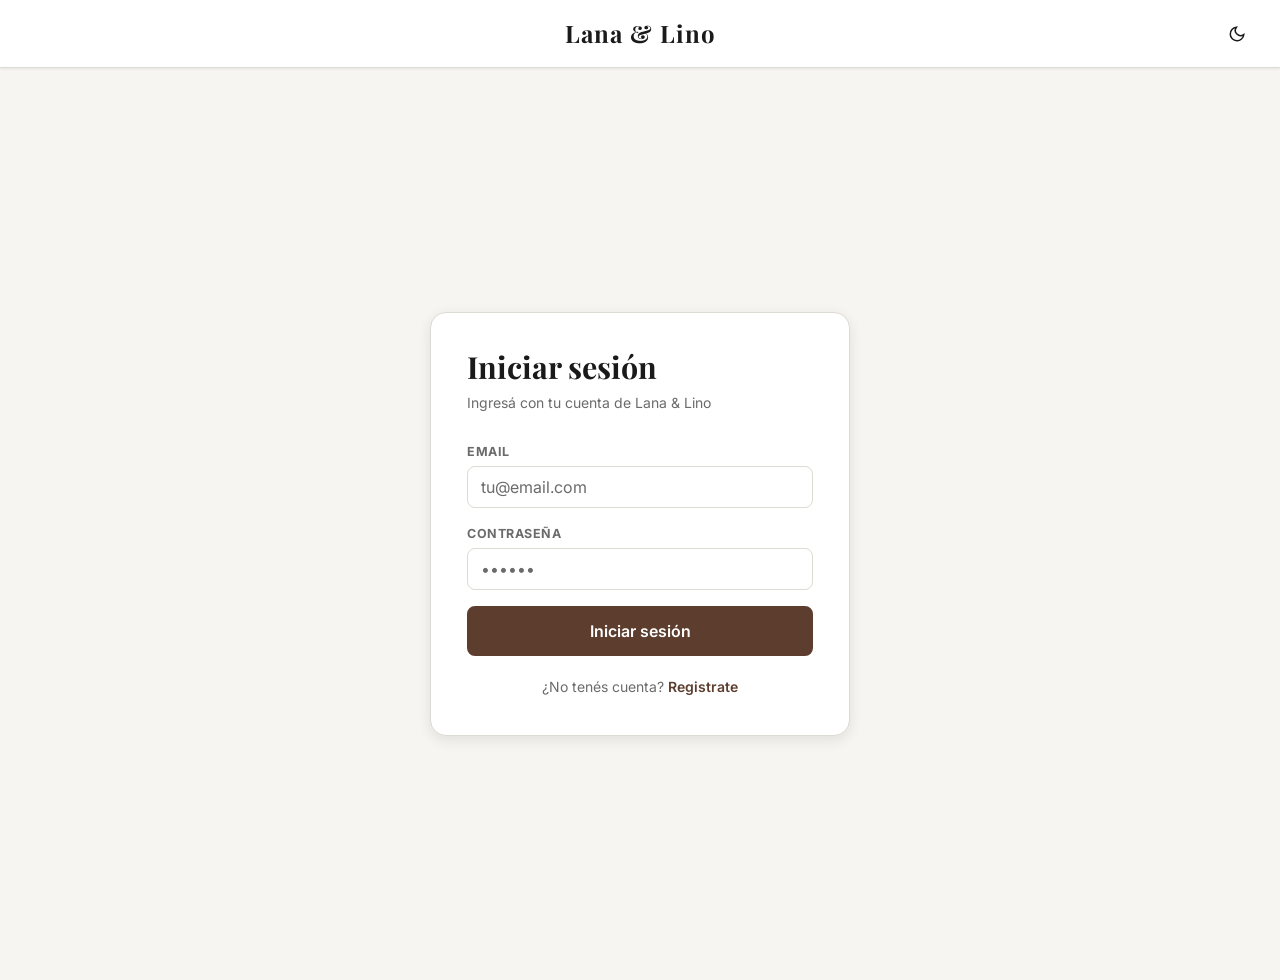
<file: frontend/perfil.html>
<!--Codigo por I L A N-->
    <!--Lana & Lino - Perfil-->
<!DOCTYPE html>
<html lang="es">
<head>
  <meta charset="UTF-8">
  <meta name="viewport" content="width=device-width, initial-scale=1.0">
  <title>Mi perfil — Lana & Lino</title>
  <link rel="preconnect" href="https://fonts.googleapis.com">
  <link rel="preconnect" href="https://fonts.gstatic.com" crossorigin>
  <link href="https://fonts.googleapis.com/css2?family=Inter:wght@400;500;600;700&family=Playfair+Display:wght@700&display=swap" rel="stylesheet">
  <link rel="stylesheet" href="css/base.css">
  <link rel="stylesheet" href="css/header.css">
  <link rel="stylesheet" href="css/footer.css">
  <link rel="stylesheet" href="css/forms.css">
</head>
<body>
<div class="page-wrapper">

  <header class="header">
    <div class="header-inner">
      <button class="nav-toggle" id="nav-toggle" type="button" aria-expanded="false"><svg width="22" height="22" viewBox="0 0 24 24" fill="none" stroke="currentColor" stroke-width="2"><line x1="3" y1="6" x2="21" y2="6"></line><line x1="3" y1="12" x2="21" y2="12"></line><line x1="3" y1="18" x2="21" y2="18"></line></svg></button>
      <div class="header-izq"><div class="buscador"><input type="text" placeholder="Buscar..."><button type="button"><svg width="14" height="14" viewBox="0 0 24 24" fill="none" stroke="currentColor" stroke-width="2.5"><circle cx="11" cy="11" r="8"></circle><line x1="21" y1="21" x2="16.65" y2="16.65"></line></svg></button></div></div>
      <div class="header-logo"><a href="index.html">Lana &amp; Lino</a></div>
      <div class="header-der">
        <a href="favoritos.html" class="btn-icono"><svg width="20" height="20" viewBox="0 0 24 24" fill="none" stroke="currentColor" stroke-width="2"><path d="M20.84 4.61a5.5 5.5 0 0 0-7.78 0L12 5.67l-1.06-1.06a5.5 5.5 0 0 0-7.78 7.78l1.06 1.06L12 21.23l7.78-7.78 1.06-1.06a5.5 5.5 0 0 0 0-7.78z"></path></svg></a>
        <a href="carrito.html" class="btn-icono"><svg width="20" height="20" viewBox="0 0 24 24" fill="none" stroke="currentColor" stroke-width="2"><circle cx="9" cy="21" r="1"></circle><circle cx="20" cy="21" r="1"></circle><path d="M1 1h4l2.68 13.39a2 2 0 0 0 2 1.61h9.72a2 2 0 0 0 2-1.61L23 6H6"></path></svg><span class="badge badge-carrito" style="display:none">0</span></a>
        <button class="btn-admin" id="btn-admin" type="button">Gestionar</button>
        <button class="btn-sesion" id="btn-sesion" type="button">Iniciar sesión</button>
        <button class="toggle-oscuro" id="btn-oscuro" type="button"><svg width="18" height="18" viewBox="0 0 24 24" fill="none" stroke="currentColor" stroke-width="2"><path d="M21 12.79A9 9 0 1 1 11.21 3 7 7 0 0 0 21 12.79z"></path></svg></button>
      </div>
    </div>
  </header>

  <main>
    <div class="cabecera-pagina">
      <div class="cabecera-pagina-inner">
        <h1>Mi perfil</h1>
        <p>Modificá tus datos personales</p>
      </div>
    </div>
    <div class="perfil-contenedor">
      <div class="perfil-caja">
        <h2>Datos de la cuenta</h2>
        <form id="form-perfil" novalidate>
          <div class="form-grupo">
            <label class="form-label" for="perfil-nombre">Nombre</label>
            <input class="form-input" type="text" id="perfil-nombre">
          </div>
          <div class="form-grupo">
            <label class="form-label" for="perfil-apellido">Apellido</label>
            <input class="form-input" type="text" id="perfil-apellido">
          </div>
          <div class="form-grupo">
            <label class="form-label" for="perfil-email">Email</label>
            <input class="form-input" type="email" id="perfil-email">
          </div>
          <div class="form-grupo">
            <label class="form-label" for="perfil-telefono">Teléfono</label>
            <input class="form-input" type="text" id="perfil-telefono">
          </div>
          <div class="form-grupo">
            <label class="form-label" for="perfil-direccion">Dirección</label>
            <input class="form-input" type="text" id="perfil-direccion">
          </div>
          <button class="btn btn-primario btn-full" type="submit">Guardar cambios</button>
        </form>
      </div>
    </div>
  </main>

  <footer class="footer">
    <div class="footer-pie" style="max-width:var(--ancho-max);margin:0 auto;padding:16px 24px">
      <p>© 2025 Lana &amp; Lino.</p>
      <p>Desarrollado por Ilan Ariel Pitashny</p>
    </div>
  </footer>

</div>
<script src="js/api.js"></script>
<script src="js/header.js"></script>
<script src="js/app.js"></script>
</body>
</html>
</file>
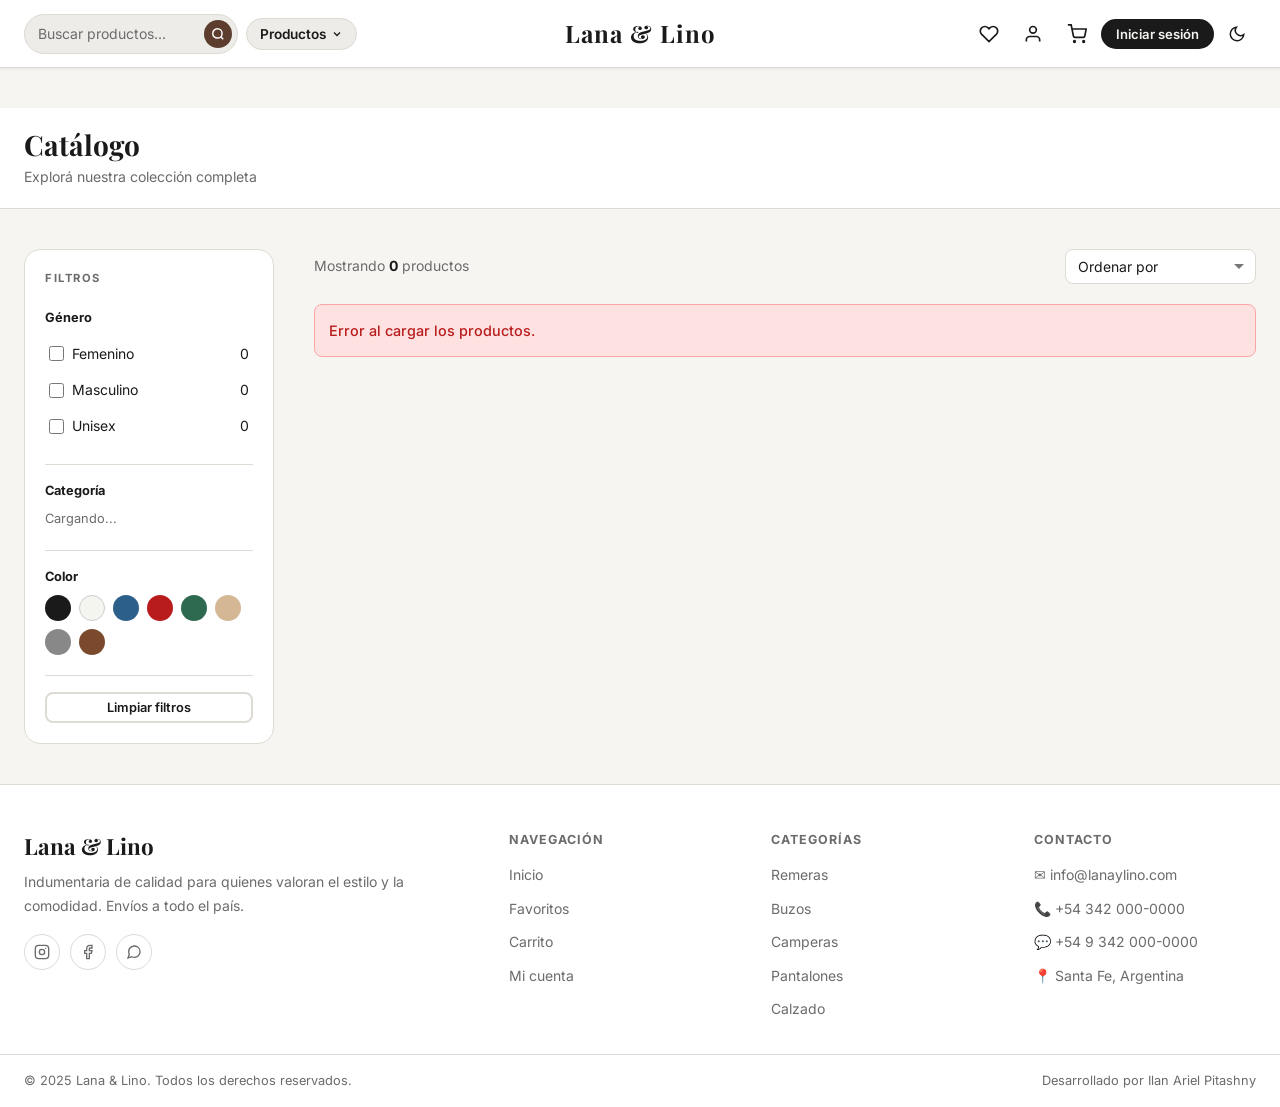
<file: frontend/producto.html>
<!--Codigo por I L A N-->
    <!--Lana & Lino - Detalle de Producto-->
<!DOCTYPE html>
<html lang="es">
<head>
  <meta charset="UTF-8">
  <meta name="viewport" content="width=device-width, initial-scale=1.0">
  <title>Producto — Lana & Lino</title>
  <link rel="preconnect" href="https://fonts.googleapis.com">
  <link rel="preconnect" href="https://fonts.gstatic.com" crossorigin>
  <link href="https://fonts.googleapis.com/css2?family=Inter:wght@400;500;600;700&family=Playfair+Display:wght@700&display=swap" rel="stylesheet">
  <link rel="stylesheet" href="css/base.css">
  <link rel="stylesheet" href="css/header.css">
  <link rel="stylesheet" href="css/footer.css">
  <link rel="stylesheet" href="css/productos.css">
</head>
<body>
<div class="page-wrapper">

  <!--Header-->
  <header class="header">
    <div class="header-inner">
      <button class="nav-toggle" id="nav-toggle" type="button" aria-label="Abrir menú" aria-expanded="false">
        <svg width="22" height="22" viewBox="0 0 24 24" fill="none" stroke="currentColor" stroke-width="2">
          <line x1="3" y1="6" x2="21" y2="6"></line><line x1="3" y1="12" x2="21" y2="12"></line><line x1="3" y1="18" x2="21" y2="18"></line>
        </svg>
      </button>
      <div class="header-izq">
        <div class="buscador">
          <input type="text" placeholder="Buscar productos..." onkeydown="if(event.key==='Enter') window.location.href='index.html?q='+this.value">
          <button type="button" aria-label="Buscar">
            <svg width="14" height="14" viewBox="0 0 24 24" fill="none" stroke="currentColor" stroke-width="2.5"><circle cx="11" cy="11" r="8"></circle><line x1="21" y1="21" x2="16.65" y2="16.65"></line></svg>
          </button>
        </div>
        <div class="dropdown">
          <button class="dropdown-btn" type="button">Productos <svg width="12" height="12" viewBox="0 0 24 24" fill="none" stroke="currentColor" stroke-width="2.5"><polyline points="6 9 12 15 18 9"></polyline></svg></button>
          <div class="dropdown-menu" id="dropdown-menu"></div>
        </div>
      </div>
      <div class="header-logo"><a href="index.html">Lana &amp; Lino</a></div>
      <div class="header-der">
        <a href="favoritos.html" class="btn-icono" title="Favoritos">
          <svg width="20" height="20" viewBox="0 0 24 24" fill="none" stroke="currentColor" stroke-width="2"><path d="M20.84 4.61a5.5 5.5 0 0 0-7.78 0L12 5.67l-1.06-1.06a5.5 5.5 0 0 0-7.78 7.78l1.06 1.06L12 21.23l7.78-7.78 1.06-1.06a5.5 5.5 0 0 0 0-7.78z"></path></svg>
        </a>
        <a href="perfil.html" class="btn-icono" title="Mi cuenta">
          <svg width="20" height="20" viewBox="0 0 24 24" fill="none" stroke="currentColor" stroke-width="2"><path d="M20 21v-2a4 4 0 0 0-4-4H8a4 4 0 0 0-4 4v2"></path><circle cx="12" cy="7" r="4"></circle></svg>
        </a>
        <a href="carrito.html" class="btn-icono" title="Carrito">
          <svg width="20" height="20" viewBox="0 0 24 24" fill="none" stroke="currentColor" stroke-width="2"><circle cx="9" cy="21" r="1"></circle><circle cx="20" cy="21" r="1"></circle><path d="M1 1h4l2.68 13.39a2 2 0 0 0 2 1.61h9.72a2 2 0 0 0 2-1.61L23 6H6"></path></svg>
          <span class="badge badge-carrito" style="display:none">0</span>
        </a>
        <button class="btn-admin" id="btn-admin" type="button">Gestionar</button>
        <button class="btn-sesion" id="btn-sesion" type="button">Iniciar sesión</button>
        <button class="toggle-oscuro" id="btn-oscuro" type="button" title="Cambiar tema">
          <svg width="18" height="18" viewBox="0 0 24 24" fill="none" stroke="currentColor" stroke-width="2"><path d="M21 12.79A9 9 0 1 1 11.21 3 7 7 0 0 0 21 12.79z"></path></svg>
        </button>
      </div>
    </div>
  </header>

  <main>
    <nav class="breadcrumb">
      <a href="index.html">Inicio</a>
      <span class="breadcrumb-sep">›</span>
      <a href="index.html">Catálogo</a>
      <span class="breadcrumb-sep">›</span>
      <span id="breadcrumb-nombre">Producto</span>
    </nav>

    <div class="layout-detalle">

      <!--Imagen-->
      <div class="galeria-principal">
        <img id="img-producto" src="img/default.png" alt="Producto">
      </div>

      <!--Info-->
      <div class="info-producto">
        <p class="info-categoria" id="det-categoria"></p>
        <h1 class="info-nombre" id="det-nombre">Cargando...</h1>
        <p class="info-precio" id="det-precio"></p>
        <p class="info-descripcion" id="det-descripcion"></p>

        <div class="stock-indicador" id="stock-indicador"></div>

        <div>
          <span class="selector-label">Talle</span>
          <div class="opciones-talle" id="opciones-talle"></div>
        </div>

        <!--Cuotas-->
        <div class="cuotas-box">
          <p class="cuotas-titulo">Calculá tus cuotas</p>
          <div class="cuotas-botones">
            <button class="cuota-btn" data-cuotas="1">1x</button>
            <button class="cuota-btn" data-cuotas="3">3x</button>
            <button class="cuota-btn" data-cuotas="6">6x</button>
            <button class="cuota-btn" data-cuotas="9">9x</button>
            <button class="cuota-btn" data-cuotas="12">12x</button>
          </div>
          <p class="cuota-precio" id="cuota-precio"></p>
        </div>

        <!--Acciones-->
        <div style="display:flex;gap:12px;flex-wrap:wrap">
          <button class="btn btn-primario btn-lg" id="btn-agregar-carrito" style="flex:1">
            Agregar al carrito
          </button>
          <button class="btn btn-secundario" id="btn-favorito" title="Agregar a favoritos" style="min-width:48px">
            <svg width="18" height="18" viewBox="0 0 24 24" fill="none" stroke="currentColor" stroke-width="2">
              <path d="M20.84 4.61a5.5 5.5 0 0 0-7.78 0L12 5.67l-1.06-1.06a5.5 5.5 0 0 0-7.78 7.78l1.06 1.06L12 21.23l7.78-7.78 1.06-1.06a5.5 5.5 0 0 0 0-7.78z"></path>
            </svg>
          </button>
        </div>

      </div>
    </div>
  </main>

  <!--Footer-->
  <footer class="footer">
    <div class="footer-grilla">
      <div class="footer-marca">
        <h3>Lana &amp; Lino</h3>
        <p>Indumentaria de calidad para quienes valoran el estilo y la comodidad.</p>
      </div>
      <div class="footer-col">
        <h4>Navegación</h4>
        <ul>
          <li><a href="index.html">Catálogo</a></li>
          <li><a href="favoritos.html">Favoritos</a></li>
          <li><a href="carrito.html">Carrito</a></li>
        </ul>
      </div>
      <div class="footer-col">
        <h4>Contacto</h4>
        <ul>
          <li><span>✉ info@lanaylino.com</span></li>
          <li><span>📞 +54 342 000-0000</span></li>
        </ul>
      </div>
    </div>
    <div class="footer-pie">
      <p>© 2025 Lana &amp; Lino.</p>
      <p>Desarrollado por Ilan Ariel Pitashny</p>
    </div>
  </footer>

</div>
<script src="js/api.js"></script>
<script src="js/header.js"></script>
<script src="js/producto.js"></script>
</body>
</html>
</file>
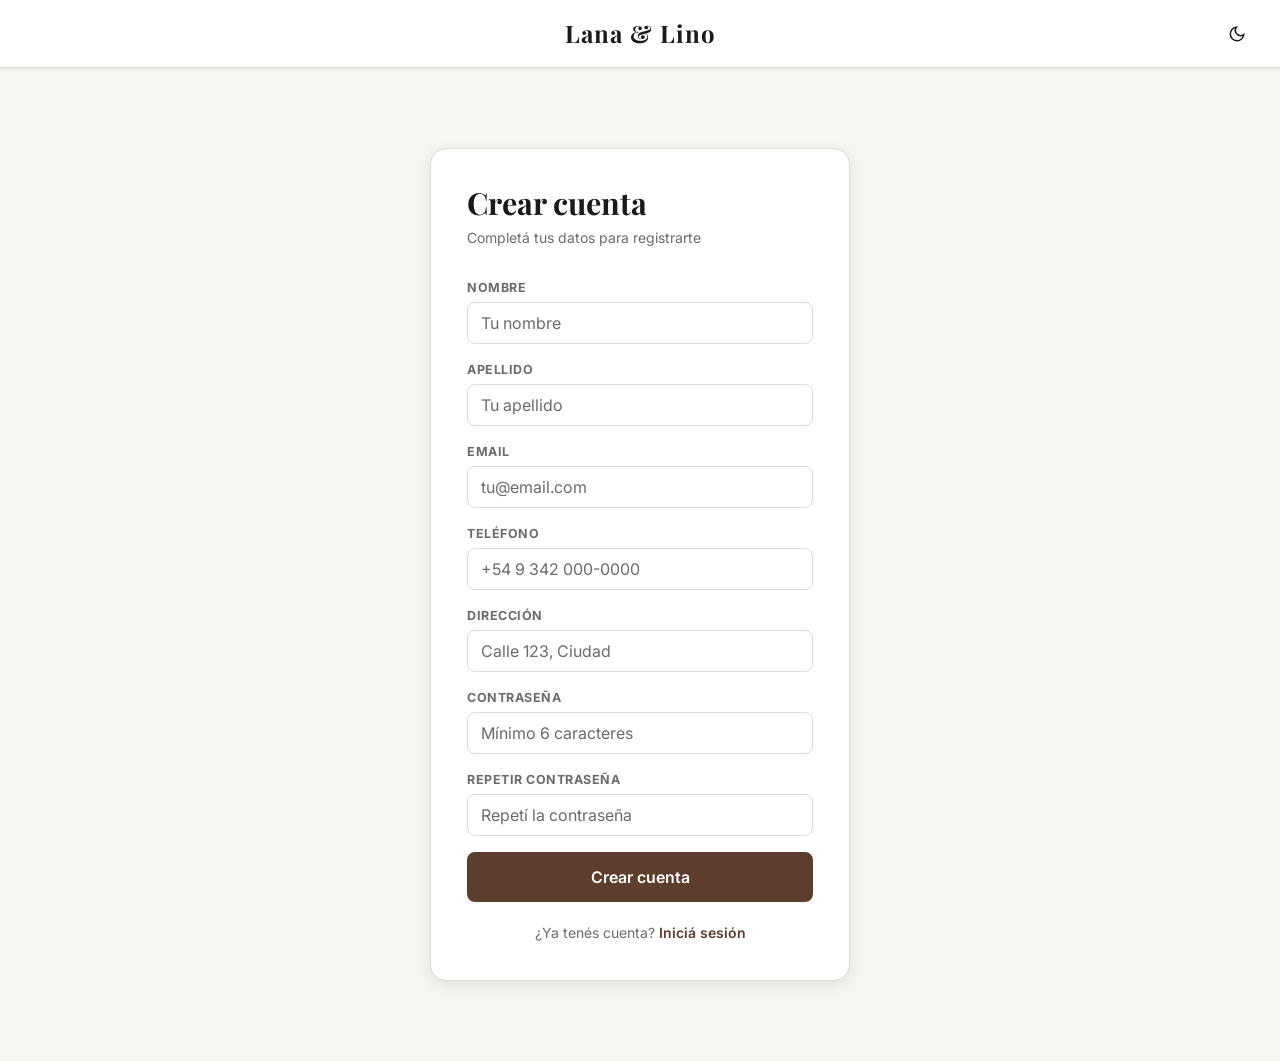
<file: frontend/registro.html>
<!--Codigo por I L A N-->
    <!--Lana & Lino - Registro-->
<!DOCTYPE html>
<html lang="es">
<head>
  <meta charset="UTF-8">
  <meta name="viewport" content="width=device-width, initial-scale=1.0">
  <title>Registrarse — Lana & Lino</title>
  <link rel="preconnect" href="https://fonts.googleapis.com">
  <link rel="preconnect" href="https://fonts.gstatic.com" crossorigin>
  <link href="https://fonts.googleapis.com/css2?family=Inter:wght@400;500;600;700&family=Playfair+Display:wght@700&display=swap" rel="stylesheet">
  <link rel="stylesheet" href="css/base.css">
  <link rel="stylesheet" href="css/header.css">
  <link rel="stylesheet" href="css/footer.css">
  <link rel="stylesheet" href="css/forms.css">
</head>
<body>
<div class="page-wrapper">

  <header class="header">
    <div class="header-inner">
      <div></div>
      <div class="header-logo"><a href="index.html">Lana &amp; Lino</a></div>
      <div class="header-der">
        <button class="toggle-oscuro" id="btn-oscuro" type="button" title="Cambiar tema">
          <svg width="18" height="18" viewBox="0 0 24 24" fill="none" stroke="currentColor" stroke-width="2"><path d="M21 12.79A9 9 0 1 1 11.21 3 7 7 0 0 0 21 12.79z"></path></svg>
        </button>
      </div>
    </div>
  </header>

  <main>
    <div class="auth-contenedor">
      <div class="auth-caja">
        <h2>Crear cuenta</h2>
        <p class="auth-subtitulo">Completá tus datos para registrarte</p>

        <form class="auth-form" id="form-registro" novalidate>
          <div class="form-grupo">
            <label class="form-label" for="reg-nombre">Nombre</label>
            <input class="form-input" type="text" id="reg-nombre" placeholder="Tu nombre" required>
          </div>
          <div class="form-grupo">
            <label class="form-label" for="reg-apellido">Apellido</label>
            <input class="form-input" type="text" id="reg-apellido" placeholder="Tu apellido" required>
          </div>
          <div class="form-grupo">
            <label class="form-label" for="reg-email">Email</label>
            <input class="form-input" type="email" id="reg-email" placeholder="tu@email.com" required>
          </div>
          <div class="form-grupo">
            <label class="form-label" for="reg-telefono">Teléfono</label>
            <input class="form-input" type="text" id="reg-telefono" placeholder="+54 9 342 000-0000" required>
          </div>
          <div class="form-grupo">
            <label class="form-label" for="reg-direccion">Dirección</label>
            <input class="form-input" type="text" id="reg-direccion" placeholder="Calle 123, Ciudad" required>
          </div>
          <div class="form-grupo">
            <label class="form-label" for="reg-password">Contraseña</label>
            <input class="form-input" type="password" id="reg-password" placeholder="Mínimo 6 caracteres" required>
          </div>
          <div class="form-grupo">
            <label class="form-label" for="reg-password2">Repetir contraseña</label>
            <input class="form-input" type="password" id="reg-password2" placeholder="Repetí la contraseña" required>
          </div>
          <button class="btn btn-primario btn-full btn-lg" type="submit">Crear cuenta</button>
        </form>

        <p class="auth-footer">¿Ya tenés cuenta? <a href="login.html">Iniciá sesión</a></p>
      </div>
    </div>
  </main>

</div>
<script src="js/api.js"></script>
<script src="js/header.js"></script>
<script src="js/auth.js"></script>
</body>
</html>
</file>
<file: frontend/css/base.css>
/*Codigo por I L A N*/

/*--Variables modo claro--*/
:root {
  --fondo:          #f7f5f2;
  --superficie:     #ffffff;
  --superficie2:    #eeece8;
  --borde:          #dedad4;
  --texto:          #1a1a1a;
  --texto-muted:    #6b6b6b;
  --acento:         #5c3d2e;
  --acento-hover:   #4a3025;
  --acento-light:   #f0e8e3;
  --exito:          #2d6a4f;
  --error:          #b91c1c;
  --advertencia:    #d97706;

  --font-titulo: 'Playfair Display', Georgia, serif;
  --font-cuerpo: 'Inter', -apple-system, sans-serif;

  --radio-sm:   4px;
  --radio-md:   8px;
  --radio-lg:   16px;
  --radio-full: 9999px;

  --sombra-sm: 0 1px 3px rgba(0,0,0,0.07);
  --sombra-md: 0 4px 14px rgba(0,0,0,0.09);
  --sombra-lg: 0 8px 28px rgba(0,0,0,0.13);

  --alto-header: 68px;
  --ancho-max:   1280px;
  --transicion:  0.2s ease;
}

/*--Variables modo oscuro--*/
body.modo-oscuro {
  --fondo:          #111111;
  --superficie:     #1c1c1c;
  --superficie2:    #252525;
  --borde:          #303030;
  --texto:          #eeece8;
  --texto-muted:    #999999;
  --acento:         #b07050;
  --acento-hover:   #c08060;
  --acento-light:   #2a1a10;
  --sombra-sm: 0 1px 3px rgba(0,0,0,0.4);
  --sombra-md: 0 4px 14px rgba(0,0,0,0.5);
  --sombra-lg: 0 8px 28px rgba(0,0,0,0.6);
}

/*--Reset--*/
*, *::before, *::after {
  box-sizing: border-box;
  margin: 0;
  padding: 0;
}

html {
  font-size: 16px;
  scroll-behavior: smooth;
}

body {
  font-family: var(--font-cuerpo);
  background-color: var(--fondo);
  color: var(--texto);
  line-height: 1.6;
  min-height: 100vh;
  overflow-x: hidden;
  transition: background-color var(--transicion), color var(--transicion);
}

img {
  max-width: 100%;
  display: block;
}

a {
  color: inherit;
  text-decoration: none;
}

ul, ol {
  list-style: none;
}

button, input, select, textarea {
  font-family: inherit;
  font-size: inherit;
}

button {
  cursor: pointer;
  border: none;
  background: none;
}

/*--Wrapper--*/
.page-wrapper {
  min-height: 100vh;
  display: flex;
  flex-direction: column;
  padding-top: var(--alto-header);
}

/*--Tipografía--*/
h1, h2, h3, h4 {
  font-family: var(--font-titulo);
  font-weight: 700;
  line-height: 1.2;
}

h1 { font-size: 2.4rem; }
h2 { font-size: 1.9rem; }
h3 { font-size: 1.4rem; }
h4 { font-size: 1.15rem; }

/*--Contenedor--*/
.contenedor {
  max-width: var(--ancho-max);
  margin: 0 auto;
  padding: 0 24px;
}

/*--Main--*/
main {
  flex: 1;
  padding: 40px 0;
}

/*--Botones--*/
.btn {
  display: inline-flex;
  align-items: center;
  justify-content: center;
  gap: 8px;
  padding: 10px 20px;
  border-radius: var(--radio-md);
  font-weight: 600;
  font-size: 0.9rem;
  transition: all var(--transicion);
  cursor: pointer;
  border: 2px solid transparent;
  white-space: nowrap;
}

.btn-primario {
  background-color: var(--acento);
  color: #fff;
  border-color: var(--acento);
}
.btn-primario:hover {
  background-color: var(--acento-hover);
  border-color: var(--acento-hover);
}

.btn-secundario {
  background-color: transparent;
  color: var(--acento);
  border-color: var(--acento);
}
.btn-secundario:hover {
  background-color: var(--acento);
  color: #fff;
}

.btn-ghost {
  background-color: transparent;
  color: var(--texto);
  border-color: var(--borde);
}
.btn-ghost:hover {
  border-color: var(--texto);
}

.btn-peligro {
  background-color: var(--error);
  color: #fff;
  border-color: var(--error);
}
.btn-peligro:hover { opacity: 0.85; }

.btn-sm  { padding: 6px 14px; font-size: 0.8rem; }
.btn-lg  { padding: 13px 26px; font-size: 1rem; }
.btn-full { width: 100%; }

.btn:disabled {
  opacity: 0.4;
  cursor: not-allowed;
  pointer-events: none;
}

/*--Botón ícono--*/
.btn-icono {
  display: flex;
  align-items: center;
  justify-content: center;
  width: 40px;
  height: 40px;
  border-radius: var(--radio-full);
  transition: background-color var(--transicion);
  position: relative;
  color: var(--texto);
}
.btn-icono:hover {
  background-color: var(--superficie2);
}

/*--Badge--*/
.badge {
  display: inline-flex;
  align-items: center;
  justify-content: center;
  background-color: var(--acento);
  color: #fff;
  font-size: 0.6rem;
  font-weight: 700;
  width: 16px;
  height: 16px;
  border-radius: var(--radio-full);
  position: absolute;
  top: -2px;
  right: -2px;
}

/*--Formularios--*/
.form-grupo {
  display: flex;
  flex-direction: column;
  gap: 4px;
}

.form-label {
  font-size: 0.78rem;
  font-weight: 700;
  color: var(--texto-muted);
  text-transform: uppercase;
  letter-spacing: 0.5px;
}

.form-input,
.form-select,
.form-textarea {
  padding: 10px 13px;
  border: 1.5px solid var(--borde);
  border-radius: var(--radio-md);
  background-color: var(--superficie);
  color: var(--texto);
  transition: border-color var(--transicion);
  outline: none;
  width: 100%;
}
.form-input:focus,
.form-select:focus,
.form-textarea:focus {
  border-color: var(--acento);
}
.form-input::placeholder {
  color: var(--texto-muted);
}
.form-textarea {
  resize: vertical;
  min-height: 90px;
}

/*--Divisor--*/
.divisor {
  border: none;
  border-top: 1px solid var(--borde);
  margin: 16px 0;
}

/*--Alertas--*/
.alerta {
  padding: 14px;
  border-radius: var(--radio-md);
  font-size: 0.9rem;
  font-weight: 500;
}
.alerta-exito {
  background-color: #d4edda;
  color: var(--exito);
  border: 1px solid #b8dfc7;
}
.alerta-error {
  background-color: #fee2e2;
  color: var(--error);
  border: 1px solid #fca5a5;
}

/*--Estado vacío--*/
.estado-vacio {
  display: flex;
  flex-direction: column;
  align-items: center;
  justify-content: center;
  padding: 48px;
  text-align: center;
  gap: 12px;
  color: var(--texto-muted);
}
.estado-vacio-icono {
  font-size: 3rem;
  opacity: 0.4;
}

/*--Cabecera de página--*/
.cabecera-pagina {
  background-color: var(--superficie);
  border-bottom: 1px solid var(--borde);
  padding: 20px 0;
  margin-bottom: 40px;
}
.cabecera-pagina-inner {
  max-width: var(--ancho-max);
  margin: 0 auto;
  padding: 0 24px;
}
.cabecera-pagina h1 {
  font-size: 1.75rem;
  margin-bottom: 4px;
}
.cabecera-pagina p {
  color: var(--texto-muted);
  font-size: 0.88rem;
}

/*--Swatches de color--*/
.swatch-negro   { background-color: #1a1a1a; }
.swatch-blanco  { background-color: #f5f5f0; border: 1.5px solid #ccc !important; }
.swatch-azul    { background-color: #2c5f8a; }
.swatch-rojo    { background-color: #b91c1c; }
.swatch-verde   { background-color: #2d6a4f; }
.swatch-beige   { background-color: #d4b896; }
.swatch-gris    { background-color: #888888; }
.swatch-marron  { background-color: #7b4a2d; }

/*--Toast--*/
#toast-contenedor {
  position: fixed;
  bottom: 24px;
  right: 24px;
  display: flex;
  flex-direction: column;
  gap: 8px;
  z-index: 9999;
  pointer-events: none;
}
.toast {
  padding: 12px 18px;
  border-radius: var(--radio-md);
  font-size: 0.875rem;
  font-weight: 600;
  color: #fff;
  box-shadow: var(--sombra-md);
  pointer-events: auto;
  animation: entrarToast 0.2s ease;
}
.toast-exito { background-color: #2d6a4f; }
.toast-error { background-color: var(--error); }

@keyframes entrarToast {
  from { opacity: 0; transform: translateY(8px); }
  to   { opacity: 1; transform: translateY(0); }
}

/*--Responsive--*/
@media (max-width: 768px) {
  h1 { font-size: 1.9rem; }
  h2 { font-size: 1.5rem; }
  main { padding: 24px 0; }
}
@media (max-width: 480px) {
  :root { --alto-header: 60px; }
  h1 { font-size: 1.55rem; }
  .contenedor { padding: 0 16px; }
}
</file>
<file: frontend/css/header.css>
/*Codigo por I L A N*/

/*--Header fijo--*/
.header {
  position: fixed;
  top: 0;
  left: 0;
  right: 0;
  height: var(--alto-header);
  background-color: var(--superficie);
  border-bottom: 1px solid var(--borde);
  z-index: 1000;
  box-shadow: var(--sombra-sm);
  transition: background-color var(--transicion), border-color var(--transicion);
}

.header-inner {
  max-width: var(--ancho-max);
  margin: 0 auto;
  padding: 0 24px;
  height: 100%;
  display: grid;
  grid-template-columns: 1fr auto 1fr;
  align-items: center;
  gap: 20px;
}

/*--Logo--*/
.header-logo {
  justify-self: center;
  text-align: center;
}
.header-logo a {
  font-family: var(--font-titulo);
  font-size: 1.5rem;
  font-weight: 700;
  color: var(--texto);
  letter-spacing: 1px;
  transition: color var(--transicion);
}
.header-logo a:hover {
  color: var(--acento);
}

/*--Izquierda: buscador + categorías--*/
.header-izq {
  display: flex;
  align-items: center;
  gap: 8px;
}

/*--Buscador--*/
.buscador {
  display: flex;
  align-items: center;
  background-color: var(--superficie2);
  border: 1.5px solid var(--borde);
  border-radius: var(--radio-full);
  padding: 5px 5px 5px 13px;
  gap: 6px;
  transition: border-color var(--transicion);
}
.buscador:focus-within {
  border-color: var(--acento);
}
.buscador input {
  background: transparent;
  border: none;
  outline: none;
  color: var(--texto);
  font-size: 0.875rem;
  width: 160px;
}
.buscador input::placeholder {
  color: var(--texto-muted);
}
.buscador button {
  display: flex;
  align-items: center;
  justify-content: center;
  width: 28px;
  height: 28px;
  background-color: var(--acento);
  color: #fff;
  border-radius: var(--radio-full);
  flex-shrink: 0;
  transition: background-color var(--transicion);
}
.buscador button:hover {
  background-color: var(--acento-hover);
}

/*--Dropdown categorías--*/
.dropdown {
  position: relative;
}
.dropdown-btn {
  display: flex;
  align-items: center;
  gap: 5px;
  padding: 7px 13px;
  background-color: var(--superficie2);
  border: 1.5px solid var(--borde);
  border-radius: var(--radio-full);
  font-size: 0.85rem;
  font-weight: 600;
  color: var(--texto);
  cursor: pointer;
  white-space: nowrap;
  transition: border-color var(--transicion);
}
.dropdown-btn:hover {
  border-color: var(--acento);
}
.dropdown-menu {
  display: none;
  position: absolute;
  top: calc(100% + 8px);
  left: 0;
  background-color: var(--superficie);
  border: 1px solid var(--borde);
  border-radius: var(--radio-md);
  box-shadow: var(--sombra-md);
  min-width: 180px;
  z-index: 500;
  padding: 6px 0;
}
.dropdown:hover .dropdown-menu,
.dropdown.abierto .dropdown-menu {
  display: block;
}
.dropdown-menu a {
  display: block;
  padding: 9px 16px;
  font-size: 0.875rem;
  color: var(--texto);
  transition: background-color var(--transicion);
}
.dropdown-menu a:hover {
  background-color: var(--superficie2);
  color: var(--acento);
}

/*--Derecha: acciones--*/
.header-der {
  display: flex;
  align-items: center;
  gap: 4px;
  justify-content: flex-end;
}

.btn-sesion {
  padding: 7px 15px;
  background-color: var(--texto);
  color: var(--fondo);
  border-radius: var(--radio-full);
  font-size: 0.82rem;
  font-weight: 600;
  border: none;
  cursor: pointer;
  white-space: nowrap;
  transition: opacity var(--transicion);
}
.btn-sesion:hover { opacity: 0.75; }

.btn-admin {
  padding: 7px 14px;
  background-color: var(--acento-light);
  color: var(--acento);
  border: 1.5px solid var(--acento);
  border-radius: var(--radio-full);
  font-size: 0.8rem;
  font-weight: 600;
  cursor: pointer;
  white-space: nowrap;
  transition: all var(--transicion);
  display: none;
}
.btn-admin:hover {
  background-color: var(--acento);
  color: #fff;
}
.btn-admin.visible {
  display: inline-flex;
}

/*--Toggle modo oscuro--*/
.toggle-oscuro {
  display: flex;
  align-items: center;
  justify-content: center;
  width: 38px;
  height: 38px;
  border-radius: var(--radio-full);
  cursor: pointer;
  color: var(--texto);
  transition: background-color var(--transicion);
}
.toggle-oscuro:hover {
  background-color: var(--superficie2);
}

/*--Hamburguesa mobile--*/
.nav-toggle {
  display: none;
  align-items: center;
  justify-content: center;
  width: 40px;
  height: 40px;
  border-radius: var(--radio-full);
  color: var(--texto);
  transition: background-color var(--transicion);
}
.nav-toggle:hover {
  background-color: var(--superficie2);
}

/*--Responsive--*/
@media (max-width: 768px) {
  .header-inner {
    grid-template-columns: auto 1fr auto;
    gap: 0 10px;
    position: relative;
  }

  .nav-toggle {
    display: flex;
  }

  .header-izq {
    display: none;
    grid-column: 1 / -1;
    padding: 10px 0 6px;
    flex-direction: column;
    align-items: stretch;
    gap: 8px;
  }

  .header.abierto .header-izq {
    display: flex;
  }

  .buscador {
    width: 100%;
  }
  .buscador input {
    width: 100%;
    flex: 1;
  }

  .header-der {
    grid-column: 1 / -1;
    flex-wrap: wrap;
    justify-content: center;
    max-height: 0;
    overflow: hidden;
    transition: max-height var(--transicion);
    gap: 6px;
  }

  .header.abierto {
    height: auto;
    padding-bottom: 12px;
  }

  .header.abierto .header-der {
    max-height: 200px;
    padding-top: 8px;
    border-top: 1px solid var(--borde);
  }

  .btn-sesion {
    position: absolute;
    top: calc((var(--alto-header) - 36px) / 2);
    right: 0;
  }
}
</file>
<file: frontend/css/footer.css>
/*Codigo por I L A N*/

/*--Footer--*/
.footer {
  background-color: var(--superficie);
  border-top: 1px solid var(--borde);
  padding: 48px 0 0;
  margin-top: auto;
  transition: background-color var(--transicion), border-color var(--transicion);
}

.footer-grilla {
  max-width: var(--ancho-max);
  margin: 0 auto;
  padding: 0 24px;
  display: grid;
  grid-template-columns: 2fr 1fr 1fr 1fr;
  gap: 40px;
}

/*--Marca--*/
.footer-marca h3 {
  font-family: var(--font-titulo);
  font-size: 1.4rem;
  color: var(--texto);
  margin-bottom: 10px;
}
.footer-marca p {
  font-size: 0.875rem;
  color: var(--texto-muted);
  line-height: 1.7;
  margin-bottom: 16px;
}

/*--Redes sociales--*/
.footer-redes {
  display: flex;
  gap: 10px;
}
.footer-redes a {
  display: flex;
  align-items: center;
  justify-content: center;
  width: 36px;
  height: 36px;
  border-radius: var(--radio-full);
  border: 1px solid var(--borde);
  color: var(--texto-muted);
  transition: all var(--transicion);
}
.footer-redes a:hover {
  border-color: var(--acento);
  color: var(--acento);
}

/*--Columnas--*/
.footer-col h4 {
  font-family: var(--font-cuerpo);
  font-size: 0.78rem;
  font-weight: 700;
  text-transform: uppercase;
  letter-spacing: 1px;
  color: var(--texto-muted);
  margin-bottom: 14px;
}
.footer-col ul {
  display: flex;
  flex-direction: column;
  gap: 8px;
}
.footer-col ul li a,
.footer-col ul li span {
  font-size: 0.875rem;
  color: var(--texto-muted);
  transition: color var(--transicion);
}
.footer-col ul li a:hover {
  color: var(--acento);
}

/*--Pie--*/
.footer-pie {
  max-width: var(--ancho-max);
  margin: 32px auto 0;
  padding: 16px 24px;
  border-top: 1px solid var(--borde);
  display: flex;
  justify-content: space-between;
  align-items: center;
  font-size: 0.8rem;
  color: var(--texto-muted);
}

/*--Responsive--*/
@media (max-width: 1024px) {
  .footer-grilla {
    grid-template-columns: 1fr 1fr;
    gap: 32px;
  }
}
@media (max-width: 600px) {
  .footer-grilla {
    grid-template-columns: 1fr;
    gap: 24px;
  }
  .footer-pie {
    flex-direction: column;
    gap: 6px;
    text-align: center;
  }
}
</file>
<file: frontend/css/productos.css>
/*Codigo por I L A N*/

/*--Layout catálogo--*/
.layout-catalogo {
  max-width: var(--ancho-max);
  margin: 0 auto;
  padding: 0 24px;
  display: grid;
  grid-template-columns: 250px 1fr;
  gap: 40px;
  align-items: start;
}

/*--Sidebar filtros--*/
.sidebar-filtros {
  background-color: var(--superficie);
  border: 1px solid var(--borde);
  border-radius: var(--radio-lg);
  padding: 20px;
  position: sticky;
  top: calc(var(--alto-header) + 20px);
  transition: background-color var(--transicion), border-color var(--transicion);
}

.filtros-titulo {
  font-size: 0.7rem;
  font-weight: 700;
  text-transform: uppercase;
  letter-spacing: 1.5px;
  color: var(--texto-muted);
  margin-bottom: 20px;
}

.filtro-grupo {
  margin-bottom: 20px;
}
.filtro-grupo-label {
  font-size: 0.8rem;
  font-weight: 700;
  color: var(--texto);
  margin-bottom: 8px;
  display: block;
}
.filtro-opciones {
  display: flex;
  flex-direction: column;
  gap: 2px;
}
.filtro-opcion {
  display: flex;
  align-items: center;
  gap: 8px;
  cursor: pointer;
  padding: 6px 4px;
  border-radius: var(--radio-sm);
  transition: background-color var(--transicion);
}
.filtro-opcion:hover {
  background-color: var(--superficie2);
}
.filtro-opcion input {
  accent-color: var(--acento);
  width: 15px;
  height: 15px;
  flex-shrink: 0;
}
.filtro-opcion span {
  font-size: 0.875rem;
  color: var(--texto);
}
.filtro-conteo {
  margin-left: auto;
  font-size: 0.75rem;
  color: var(--texto-muted);
}

/*--Swatches de color--*/
.opciones-color {
  display: flex;
  flex-wrap: wrap;
  gap: 8px;
}
.swatch-wrapper {
  position: relative;
}
.swatch-wrapper input {
  position: absolute;
  opacity: 0;
  width: 0;
  height: 0;
}
.swatch {
  display: block;
  width: 26px;
  height: 26px;
  border-radius: var(--radio-full);
  border: 2.5px solid transparent;
  cursor: pointer;
  transition: transform var(--transicion), border-color var(--transicion);
}
.swatch-wrapper input:checked + .swatch {
  border-color: var(--acento);
  transform: scale(1.2);
}
.swatch:hover {
  transform: scale(1.1);
}

/*--Toolbar--*/
.toolbar {
  display: flex;
  align-items: center;
  justify-content: space-between;
  margin-bottom: 20px;
}
.toolbar-conteo {
  font-size: 0.875rem;
  color: var(--texto-muted);
}
.toolbar-conteo strong {
  color: var(--texto);
}
.ordenar-select {
  padding: 8px 30px 8px 12px;
  border: 1.5px solid var(--borde);
  border-radius: var(--radio-md);
  background-color: var(--superficie);
  color: var(--texto);
  font-size: 0.875rem;
  outline: none;
  cursor: pointer;
  appearance: none;
  background-image: url("data:image/svg+xml,%3Csvg xmlns='http://www.w3.org/2000/svg' width='12' height='12' viewBox='0 0 12 12'%3E%3Cpath fill='%23777' d='M6 8L1 3h10z'/%3E%3C/svg%3E");
  background-repeat: no-repeat;
  background-position: right 10px center;
  transition: border-color var(--transicion);
}
.ordenar-select:focus {
  border-color: var(--acento);
}

/*--Grilla de productos--*/
.grilla-productos {
  display: grid;
  grid-template-columns: repeat(3, 1fr);
  gap: 20px;
}

/*--Card de producto--*/
.card-producto {
  background-color: var(--superficie);
  border-radius: var(--radio-lg);
  border: 1px solid var(--borde);
  overflow: hidden;
  transition: box-shadow var(--transicion), transform var(--transicion),
              background-color var(--transicion), border-color var(--transicion);
}
.card-producto:hover {
  box-shadow: var(--sombra-md);
  transform: translateY(-3px);
}

.card-imagen {
  position: relative;
  aspect-ratio: 3 / 4;
  overflow: hidden;
  background-color: var(--superficie2);
}
.card-imagen img {
  width: 100%;
  height: 100%;
  object-fit: cover;
  transition: transform 0.4s ease;
}
.card-producto:hover .card-imagen img {
  transform: scale(1.04);
}

.card-etiqueta {
  position: absolute;
  top: 8px;
  left: 8px;
  background-color: var(--acento);
  color: #fff;
  font-size: 0.62rem;
  font-weight: 700;
  padding: 3px 8px;
  border-radius: var(--radio-sm);
  text-transform: uppercase;
  letter-spacing: 0.5px;
}
.card-etiqueta.sin-stock {
  background-color: var(--texto-muted);
}

.card-favorito {
  position: absolute;
  top: 8px;
  right: 8px;
  width: 32px;
  height: 32px;
  background-color: var(--superficie);
  border-radius: var(--radio-full);
  display: flex;
  align-items: center;
  justify-content: center;
  opacity: 0;
  transform: scale(0.85);
  transition: opacity var(--transicion), transform var(--transicion);
  box-shadow: var(--sombra-sm);
  color: var(--texto);
}
.card-producto:hover .card-favorito,
.card-favorito.activo {
  opacity: 1;
  transform: scale(1);
}
.card-favorito:hover,
.card-favorito.activo {
  background-color: var(--acento-light);
  color: var(--acento);
}

.card-cuerpo {
  padding: 14px;
}
.card-categoria {
  font-size: 0.66rem;
  font-weight: 700;
  text-transform: uppercase;
  letter-spacing: 0.8px;
  color: var(--texto-muted);
  margin-bottom: 4px;
}
.card-nombre {
  font-family: var(--font-titulo);
  font-size: 0.95rem;
  font-weight: 700;
  color: var(--texto);
  margin-bottom: 6px;
  display: -webkit-box;
  -webkit-line-clamp: 2;
  -webkit-box-orient: vertical;
  overflow: hidden;
}
.card-precio {
  font-size: 1.05rem;
  font-weight: 700;
  color: var(--acento);
}

.card-pie {
  padding: 0 14px 14px;
}

/*--Detalle de producto--*/
.layout-detalle {
  max-width: var(--ancho-max);
  margin: 0 auto;
  padding: 0 24px 48px;
  display: grid;
  grid-template-columns: 1fr 1fr;
  gap: 48px;
  align-items: start;
}

.breadcrumb {
  max-width: var(--ancho-max);
  margin: 0 auto;
  padding: 14px 24px;
  display: flex;
  align-items: center;
  gap: 8px;
  font-size: 0.8rem;
  color: var(--texto-muted);
}
.breadcrumb a {
  color: var(--texto-muted);
  transition: color var(--transicion);
}
.breadcrumb a:hover {
  color: var(--acento);
}

.galeria-principal {
  aspect-ratio: 3 / 4;
  border-radius: var(--radio-lg);
  overflow: hidden;
  background-color: var(--superficie2);
  position: sticky;
  top: calc(var(--alto-header) + 20px);
}
.galeria-principal img {
  width: 100%;
  height: 100%;
  object-fit: cover;
}

.info-producto {
  display: flex;
  flex-direction: column;
  gap: 20px;
}
.info-categoria {
  font-size: 0.7rem;
  font-weight: 700;
  text-transform: uppercase;
  letter-spacing: 1px;
  color: var(--texto-muted);
}
.info-nombre {
  font-family: var(--font-titulo);
  font-size: 1.9rem;
  color: var(--texto);
}
.info-precio {
  font-size: 1.7rem;
  font-weight: 700;
  color: var(--acento);
}
.info-descripcion {
  font-size: 0.9rem;
  color: var(--texto-muted);
  line-height: 1.75;
}

/*--Indicador de stock--*/
.stock-indicador {
  display: flex;
  align-items: center;
  gap: 8px;
  font-size: 0.875rem;
  font-weight: 600;
}
.stock-punto {
  width: 8px;
  height: 8px;
  border-radius: var(--radio-full);
  flex-shrink: 0;
}
.stock-punto.disponible  { background-color: #22c55e; }
.stock-punto.bajo-stock  { background-color: var(--advertencia); }
.stock-punto.sin-stock   { background-color: var(--error); }

/*--Selector de talles--*/
.selector-label {
  font-size: 0.78rem;
  font-weight: 700;
  text-transform: uppercase;
  letter-spacing: 0.5px;
  color: var(--texto-muted);
  display: block;
  margin-bottom: 8px;
}
.opciones-talle {
  display: flex;
  flex-wrap: wrap;
  gap: 8px;
}
.opcion-talle {
  display: flex;
  align-items: center;
  justify-content: center;
  min-width: 44px;
  height: 44px;
  padding: 0 10px;
  border: 1.5px solid var(--borde);
  border-radius: var(--radio-md);
  font-size: 0.875rem;
  font-weight: 600;
  cursor: pointer;
  transition: all var(--transicion);
  color: var(--texto);
  background-color: var(--superficie);
}
.opcion-talle:hover {
  border-color: var(--acento);
}
.opcion-talle.seleccionado {
  border-color: var(--acento);
  background-color: var(--acento);
  color: #fff;
}
.opcion-talle.sin-stock {
  opacity: 0.3;
  cursor: not-allowed;
  text-decoration: line-through;
}

/*--Sin stock banner--*/
.sin-stock-banner {
  background-color: var(--superficie2);
  border: 1.5px solid var(--borde);
  border-radius: var(--radio-md);
  padding: 14px;
  text-align: center;
  color: var(--texto-muted);
  font-weight: 600;
  font-size: 0.9rem;
}

/*--Cuotas--*/
.cuotas-box {
  background-color: var(--superficie2);
  border-radius: var(--radio-md);
  padding: 16px;
  transition: background-color var(--transicion);
}
.cuotas-titulo {
  font-size: 0.7rem;
  font-weight: 700;
  text-transform: uppercase;
  letter-spacing: 1px;
  color: var(--texto-muted);
  margin-bottom: 10px;
}
.cuotas-botones {
  display: flex;
  gap: 8px;
  flex-wrap: wrap;
  margin-bottom: 12px;
}
.cuota-btn {
  padding: 6px 13px;
  border: 1.5px solid var(--borde);
  border-radius: var(--radio-full);
  font-size: 0.8rem;
  font-weight: 600;
  cursor: pointer;
  background-color: var(--superficie);
  color: var(--texto);
  transition: all var(--transicion);
}
.cuota-btn:hover,
.cuota-btn.activo {
  border-color: var(--acento);
  background-color: var(--acento-light);
  color: var(--acento);
}
.cuota-precio {
  font-size: 1rem;
  font-weight: 600;
  color: var(--acento);
}
.cuota-precio span {
  font-size: 0.85rem;
  font-weight: 400;
  color: var(--texto-muted);
}

/*--Responsive--*/
@media (max-width: 1024px) {
  .layout-catalogo {
    grid-template-columns: 1fr;
    padding: 0 16px;
    gap: 20px;
  }
  .sidebar-filtros {
    position: static;
  }
  .grilla-productos {
    grid-template-columns: repeat(2, 1fr);
  }
  .layout-detalle {
    grid-template-columns: 1fr;
    padding: 0 16px 40px;
    gap: 24px;
  }
  .galeria-principal {
    position: static;
  }
}
@media (max-width: 480px) {
  .grilla-productos {
    grid-template-columns: 1fr;
  }
  .info-nombre {
    font-size: 1.5rem;
  }
  .info-precio {
    font-size: 1.35rem;
  }
}
</file>
<file: frontend/css/forms.css>
/*Codigo por I L A N*/

/*--Formularios auth (login / registro)--*/
.auth-contenedor {
  min-height: calc(100vh - var(--alto-header));
  display: flex;
  align-items: center;
  justify-content: center;
  padding: 40px 16px;
}

.auth-caja {
  background-color: var(--superficie);
  border: 1px solid var(--borde);
  border-radius: var(--radio-lg);
  padding: 36px;
  width: 100%;
  max-width: 420px;
  box-shadow: var(--sombra-md);
}

.auth-caja h2 {
  margin-bottom: 6px;
}
.auth-subtitulo {
  font-size: 0.875rem;
  color: var(--texto-muted);
  margin-bottom: 28px;
}

.auth-form {
  display: flex;
  flex-direction: column;
  gap: 16px;
}

.auth-footer {
  text-align: center;
  font-size: 0.875rem;
  color: var(--texto-muted);
  margin-top: 20px;
}
.auth-footer a {
  color: var(--acento);
  font-weight: 600;
}
.auth-footer a:hover {
  text-decoration: underline;
}

/*--Carrito--*/
.layout-carrito {
  max-width: 900px;
  margin: 0 auto;
  padding: 0 24px;
  display: grid;
  grid-template-columns: 1fr 300px;
  gap: 32px;
  align-items: start;
}

.carrito-lista {
  display: flex;
  flex-direction: column;
  gap: 16px;
}

.carrito-item {
  background-color: var(--superficie);
  border: 1px solid var(--borde);
  border-radius: var(--radio-md);
  padding: 16px;
  display: flex;
  gap: 16px;
  align-items: center;
  transition: background-color var(--transicion), border-color var(--transicion);
}

.carrito-item-img {
  width: 80px;
  height: 100px;
  border-radius: var(--radio-sm);
  object-fit: cover;
  background-color: var(--superficie2);
  flex-shrink: 0;
}

.carrito-item-info {
  flex: 1;
}
.carrito-item-nombre {
  font-family: var(--font-titulo);
  font-size: 1rem;
  font-weight: 700;
  margin-bottom: 4px;
}
.carrito-item-precio {
  font-size: 1rem;
  font-weight: 700;
  color: var(--acento);
}
.carrito-item-detalle {
  font-size: 0.8rem;
  color: var(--texto-muted);
  margin-top: 4px;
}

.carrito-resumen {
  background-color: var(--superficie);
  border: 1px solid var(--borde);
  border-radius: var(--radio-md);
  padding: 20px;
  position: sticky;
  top: calc(var(--alto-header) + 20px);
  transition: background-color var(--transicion), border-color var(--transicion);
}
.carrito-resumen h3 {
  margin-bottom: 16px;
}
.resumen-linea {
  display: flex;
  justify-content: space-between;
  font-size: 0.875rem;
  margin-bottom: 10px;
  color: var(--texto-muted);
}
.resumen-total {
  display: flex;
  justify-content: space-between;
  font-size: 1.1rem;
  font-weight: 700;
  color: var(--texto);
  margin-top: 12px;
  padding-top: 12px;
  border-top: 1px solid var(--borde);
}

/*--Pago--*/
.layout-pago {
  max-width: 800px;
  margin: 0 auto;
  padding: 0 24px;
  display: grid;
  grid-template-columns: 1fr 280px;
  gap: 32px;
  align-items: start;
}

.pago-form {
  display: flex;
  flex-direction: column;
  gap: 20px;
}
.pago-form h3 {
  margin-bottom: 4px;
}

.campos-tarjeta {
  display: none;
  flex-direction: column;
  gap: 14px;
}
.campos-tarjeta.visible {
  display: flex;
}

/*--Favoritos--*/
.grilla-favoritos {
  max-width: var(--ancho-max);
  margin: 0 auto;
  padding: 0 24px;
  display: grid;
  grid-template-columns: repeat(auto-fill, minmax(200px, 1fr));
  gap: 20px;
}

/*--Perfil--*/
.perfil-contenedor {
  max-width: 520px;
  margin: 0 auto;
  padding: 0 24px;
}
.perfil-caja {
  background-color: var(--superficie);
  border: 1px solid var(--borde);
  border-radius: var(--radio-lg);
  padding: 32px;
  display: flex;
  flex-direction: column;
  gap: 18px;
  transition: background-color var(--transicion), border-color var(--transicion);
}
.perfil-caja h2 {
  margin-bottom: 4px;
}

/*--Admin--*/
.admin-contenedor {
  max-width: var(--ancho-max);
  margin: 0 auto;
  padding: 0 24px;
  display: grid;
  grid-template-columns: 340px 1fr;
  gap: 32px;
  align-items: start;
}

.admin-form-caja {
  background-color: var(--superficie);
  border: 1px solid var(--borde);
  border-radius: var(--radio-lg);
  padding: 24px;
  display: flex;
  flex-direction: column;
  gap: 16px;
  position: sticky;
  top: calc(var(--alto-header) + 20px);
  transition: background-color var(--transicion), border-color var(--transicion);
}
.admin-form-caja h3 {
  margin-bottom: 4px;
}

.admin-tabla-caja {
  background-color: var(--superficie);
  border: 1px solid var(--borde);
  border-radius: var(--radio-lg);
  overflow: hidden;
  transition: background-color var(--transicion), border-color var(--transicion);
}
.admin-tabla {
  width: 100%;
  border-collapse: collapse;
  font-size: 0.875rem;
}
.admin-tabla th {
  background-color: var(--superficie2);
  padding: 12px 14px;
  text-align: left;
  font-size: 0.72rem;
  font-weight: 700;
  text-transform: uppercase;
  letter-spacing: 0.5px;
  color: var(--texto-muted);
  border-bottom: 1px solid var(--borde);
}
.admin-tabla td {
  padding: 12px 14px;
  border-bottom: 1px solid var(--borde);
  color: var(--texto);
  vertical-align: middle;
}
.admin-tabla tr:last-child td {
  border-bottom: none;
}
.admin-tabla tr:hover td {
  background-color: var(--superficie2);
}
.admin-tabla img {
  width: 48px;
  height: 60px;
  object-fit: cover;
  border-radius: var(--radio-sm);
}

/*--Responsive--*/
@media (max-width: 768px) {
  .layout-carrito,
  .layout-pago {
    grid-template-columns: 1fr;
    padding: 0 16px;
  }
  .carrito-resumen {
    position: static;
  }
  .admin-contenedor {
    grid-template-columns: 1fr;
    padding: 0 16px;
  }
  .admin-form-caja {
    position: static;
  }
  .grilla-favoritos {
    padding: 0 16px;
    grid-template-columns: repeat(2, 1fr);
  }
  .perfil-contenedor {
    padding: 0 16px;
  }
}
@media (max-width: 480px) {
  .auth-caja {
    padding: 24px 18px;
  }
  .grilla-favoritos {
    grid-template-columns: 1fr;
  }
}
</file>
